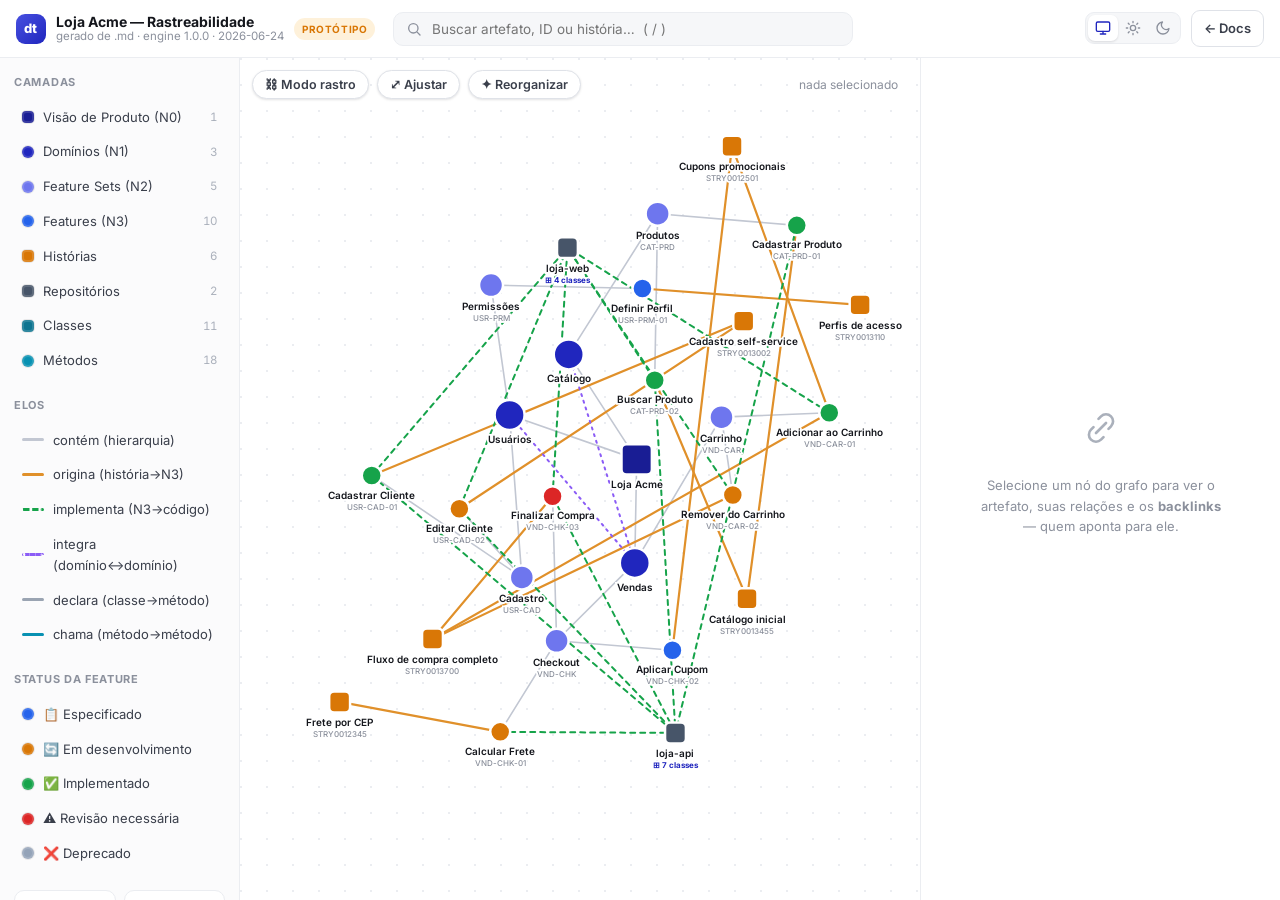
<file: docs/rastreabilidade/index.html>
<!doctype html>
<html lang="pt-BR" data-theme="light">
  <head>
    <meta charset="utf-8" />
    <meta name="viewport" content="width=device-width, initial-scale=1" />
    <meta name="theme-color" content="#2026be" />
    <title>Rastreabilidade — protótipo</title>
    <meta
      name="description"
      content="Protótipo: grafo de rastreabilidade e backlinks ao estilo Confluence, gerado a partir dos artefatos .md do docqui."
    />
    <link rel="icon" type="image/svg+xml" href="../assets/img/favicon.svg" />

    <link rel="preconnect" href="https://fonts.googleapis.com" />
    <link rel="preconnect" href="https://fonts.gstatic.com" crossorigin />
    <link
      href="https://fonts.googleapis.com/css2?family=Inter:wght@400;500;600;700;800&family=JetBrains+Mono:wght@400;500&display=swap"
      rel="stylesheet"
    />
    <link rel="stylesheet" href="styles.css" />

    <script>
      (function () {
        try {
          var t = localStorage.getItem("doku-theme") || "system";
          var dark =
            t === "dark" ||
            (t === "system" &&
              window.matchMedia("(prefers-color-scheme: dark)").matches);
          document.documentElement.setAttribute("data-theme", dark ? "dark" : "light");
        } catch (e) {}
      })();
    </script>
  </head>
  <body>
    <div class="app">
      <!-- ===== Topbar ===== -->
      <header class="topbar">
        <div class="topbar__brand">
          <span class="brand-badge">dt</span>
          <div class="brand-text">
            <strong id="sysName">Rastreabilidade</strong>
            <span id="sysSub" class="brand-sub">protótipo</span>
          </div>
          <span class="pill pill--proto">PROTÓTIPO</span>
        </div>

        <div class="topbar__search">
          <svg viewBox="0 0 24 24" fill="none" stroke="currentColor" stroke-width="2" stroke-linecap="round"><circle cx="11" cy="11" r="7" /><path d="m21 21-4.3-4.3" /></svg>
          <input id="search" type="search" placeholder="Buscar artefato, ID ou história…  ( / )" autocomplete="off" />
        </div>

        <div class="topbar__actions">
          <div class="theme-switch" role="group" aria-label="Tema">
            <button data-theme-set="system" title="Sistema">
              <svg viewBox="0 0 24 24" fill="none" stroke="currentColor" stroke-width="2" stroke-linecap="round" stroke-linejoin="round"><rect x="2" y="3" width="20" height="14" rx="2"/><path d="M8 21h8M12 17v4"/></svg>
            </button>
            <button data-theme-set="light" title="Claro">
              <svg viewBox="0 0 24 24" fill="none" stroke="currentColor" stroke-width="2" stroke-linecap="round" stroke-linejoin="round"><circle cx="12" cy="12" r="4"/><path d="M12 2v2M12 20v2M4.9 4.9l1.4 1.4M17.7 17.7l1.4 1.4M2 12h2M20 12h2M4.9 19.1l1.4-1.4M17.7 6.3l1.4-1.4"/></svg>
            </button>
            <button data-theme-set="dark" title="Escuro">
              <svg viewBox="0 0 24 24" fill="none" stroke="currentColor" stroke-width="2" stroke-linecap="round" stroke-linejoin="round"><path d="M21 12.8A9 9 0 1 1 11.2 3a7 7 0 0 0 9.8 9.8Z"/></svg>
            </button>
          </div>
          <a class="btn btn--ghost" href="../index.html" title="Voltar à documentação">← Docs</a>
        </div>
      </header>

      <div class="layout">
        <!-- ===== Filtros / legenda ===== -->
        <aside class="rail">
          <div class="rail__group">
            <div class="rail__title">Camadas</div>
            <ul class="legend" id="layerFilters"></ul>
          </div>

          <div class="rail__group">
            <div class="rail__title">Elos</div>
            <ul class="legend legend--edges" id="edgeLegend"></ul>
          </div>

          <div class="rail__group">
            <div class="rail__title">Status da feature</div>
            <ul class="legend legend--status" id="statusLegend"></ul>
          </div>

          <div class="rail__group rail__stats" id="stats"></div>

          <div class="rail__hint">
            Clique num nó para ver <b>vizinhos</b> e <b>backlinks</b>.<br />
            Duplo-clique numa <b>história</b> para rastrear toda a cadeia até o código.<br />
            Arraste o fundo para mover · roda para zoom.
          </div>
        </aside>

        <!-- ===== Grafo ===== -->
        <main class="canvas">
          <div class="canvas__toolbar">
            <button id="btnTrace" class="chip" title="Realça a cadeia história → spec → código do nó selecionado">⛓ Modo rastro</button>
            <button id="btnReset" class="chip" title="Reenquadrar o grafo">⤢ Ajustar</button>
            <button id="btnReheat" class="chip" title="Reorganizar o layout">✦ Reorganizar</button>
            <span class="canvas__cap" id="selectionCap">nada selecionado</span>
          </div>
          <svg id="graph" aria-label="Grafo de rastreabilidade"></svg>
        </main>

        <!-- ===== Painel de detalhe (estilo Confluence: page + relations) ===== -->
        <aside class="detail" id="detail">
          <div class="detail__empty" id="detailEmpty">
            <svg viewBox="0 0 24 24" fill="none" stroke="currentColor" stroke-width="1.6" stroke-linecap="round" stroke-linejoin="round"><path d="M9 15 15 9"/><path d="M10.5 6.5 12 5a4 4 0 0 1 6 6l-1.5 1.5"/><path d="M13.5 17.5 12 19a4 4 0 0 1-6-6l1.5-1.5"/></svg>
            <p>Selecione um nó do grafo para ver o artefato, suas relações e os <b>backlinks</b> — quem aponta para ele.</p>
          </div>
          <div class="detail__body" id="detailBody" hidden></div>
        </aside>
      </div>
    </div>

    <script src="data.js"></script>
    <script src="graph.js"></script>
  </body>
</html>
</file>
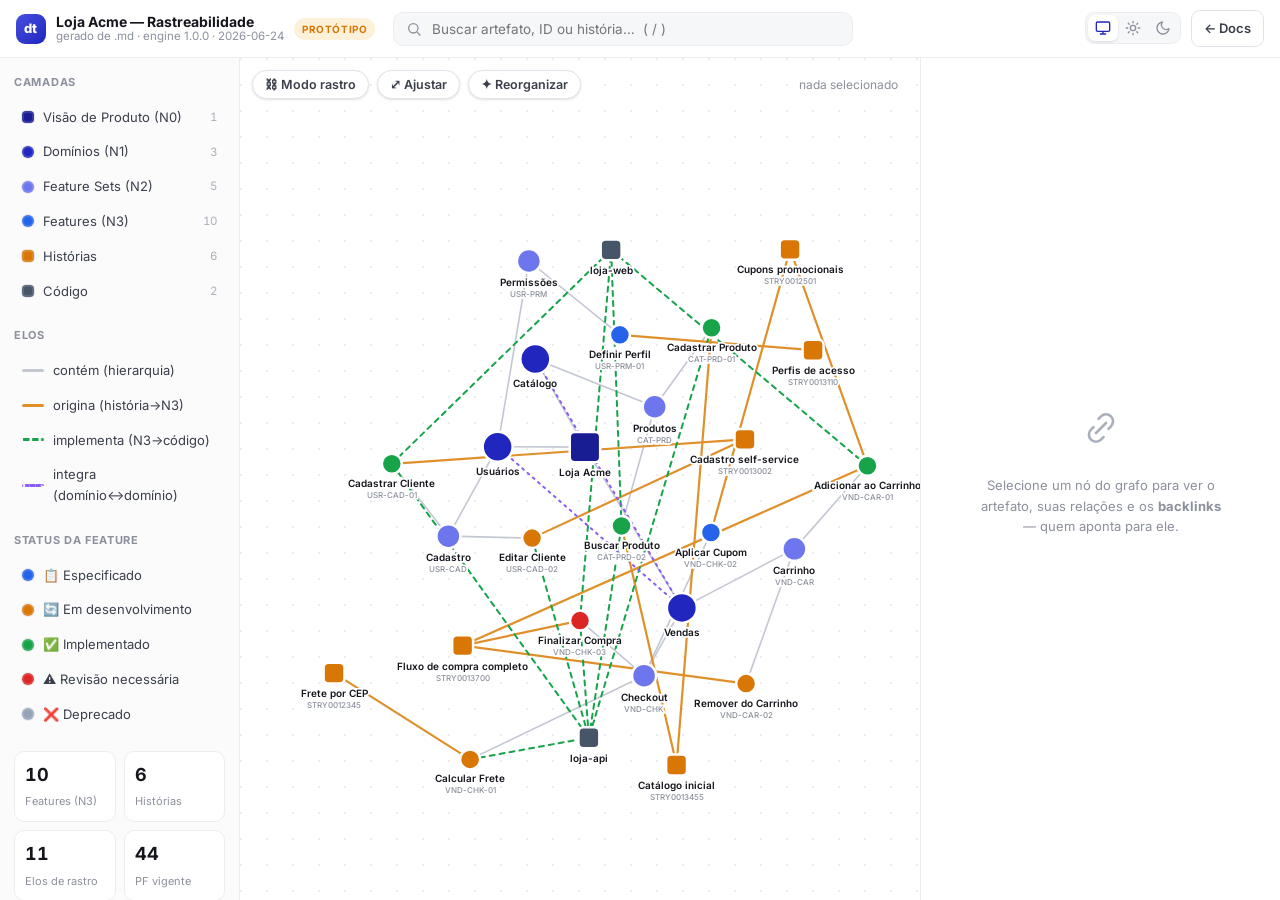
<file: prototype/traceability/index.html>
<!doctype html>
<html lang="pt-BR" data-theme="light">
  <head>
    <meta charset="utf-8" />
    <meta name="viewport" content="width=device-width, initial-scale=1" />
    <meta name="theme-color" content="#2026be" />
    <title>Rastreabilidade — protótipo</title>
    <meta
      name="description"
      content="Protótipo: grafo de rastreabilidade e backlinks ao estilo Confluence, gerado a partir dos artefatos .md do doc-template."
    />
    <link rel="icon" type="image/svg+xml" href="../../docs/assets/img/favicon.svg" />

    <link rel="preconnect" href="https://fonts.googleapis.com" />
    <link rel="preconnect" href="https://fonts.gstatic.com" crossorigin />
    <link
      href="https://fonts.googleapis.com/css2?family=Inter:wght@400;500;600;700;800&family=JetBrains+Mono:wght@400;500&display=swap"
      rel="stylesheet"
    />
    <link rel="stylesheet" href="styles.css" />

    <script>
      (function () {
        try {
          var t = localStorage.getItem("doku-theme") || "system";
          var dark =
            t === "dark" ||
            (t === "system" &&
              window.matchMedia("(prefers-color-scheme: dark)").matches);
          document.documentElement.setAttribute("data-theme", dark ? "dark" : "light");
        } catch (e) {}
      })();
    </script>
  </head>
  <body>
    <div class="app">
      <!-- ===== Topbar ===== -->
      <header class="topbar">
        <div class="topbar__brand">
          <span class="brand-badge">dt</span>
          <div class="brand-text">
            <strong id="sysName">Rastreabilidade</strong>
            <span id="sysSub" class="brand-sub">protótipo</span>
          </div>
          <span class="pill pill--proto">PROTÓTIPO</span>
        </div>

        <div class="topbar__search">
          <svg viewBox="0 0 24 24" fill="none" stroke="currentColor" stroke-width="2" stroke-linecap="round"><circle cx="11" cy="11" r="7" /><path d="m21 21-4.3-4.3" /></svg>
          <input id="search" type="search" placeholder="Buscar artefato, ID ou história…  ( / )" autocomplete="off" />
        </div>

        <div class="topbar__actions">
          <div class="theme-switch" role="group" aria-label="Tema">
            <button data-theme-set="system" title="Sistema">
              <svg viewBox="0 0 24 24" fill="none" stroke="currentColor" stroke-width="2" stroke-linecap="round" stroke-linejoin="round"><rect x="2" y="3" width="20" height="14" rx="2"/><path d="M8 21h8M12 17v4"/></svg>
            </button>
            <button data-theme-set="light" title="Claro">
              <svg viewBox="0 0 24 24" fill="none" stroke="currentColor" stroke-width="2" stroke-linecap="round" stroke-linejoin="round"><circle cx="12" cy="12" r="4"/><path d="M12 2v2M12 20v2M4.9 4.9l1.4 1.4M17.7 17.7l1.4 1.4M2 12h2M20 12h2M4.9 19.1l1.4-1.4M17.7 6.3l1.4-1.4"/></svg>
            </button>
            <button data-theme-set="dark" title="Escuro">
              <svg viewBox="0 0 24 24" fill="none" stroke="currentColor" stroke-width="2" stroke-linecap="round" stroke-linejoin="round"><path d="M21 12.8A9 9 0 1 1 11.2 3a7 7 0 0 0 9.8 9.8Z"/></svg>
            </button>
          </div>
          <a class="btn btn--ghost" href="../../docs/index.html" title="Voltar à documentação">← Docs</a>
        </div>
      </header>

      <div class="layout">
        <!-- ===== Filtros / legenda ===== -->
        <aside class="rail">
          <div class="rail__group">
            <div class="rail__title">Camadas</div>
            <ul class="legend" id="layerFilters"></ul>
          </div>

          <div class="rail__group">
            <div class="rail__title">Elos</div>
            <ul class="legend legend--edges" id="edgeLegend"></ul>
          </div>

          <div class="rail__group">
            <div class="rail__title">Status da feature</div>
            <ul class="legend legend--status" id="statusLegend"></ul>
          </div>

          <div class="rail__group rail__stats" id="stats"></div>

          <div class="rail__hint">
            Clique num nó para ver <b>vizinhos</b> e <b>backlinks</b>.<br />
            Duplo-clique numa <b>história</b> para rastrear toda a cadeia até o código.<br />
            Arraste o fundo para mover · roda para zoom.
          </div>
        </aside>

        <!-- ===== Grafo ===== -->
        <main class="canvas">
          <div class="canvas__toolbar">
            <button id="btnTrace" class="chip" title="Realça a cadeia história → spec → código do nó selecionado">⛓ Modo rastro</button>
            <button id="btnReset" class="chip" title="Reenquadrar o grafo">⤢ Ajustar</button>
            <button id="btnReheat" class="chip" title="Reorganizar o layout">✦ Reorganizar</button>
            <span class="canvas__cap" id="selectionCap">nada selecionado</span>
          </div>
          <svg id="graph" aria-label="Grafo de rastreabilidade"></svg>
        </main>

        <!-- ===== Painel de detalhe (estilo Confluence: page + relations) ===== -->
        <aside class="detail" id="detail">
          <div class="detail__empty" id="detailEmpty">
            <svg viewBox="0 0 24 24" fill="none" stroke="currentColor" stroke-width="1.6" stroke-linecap="round" stroke-linejoin="round"><path d="M9 15 15 9"/><path d="M10.5 6.5 12 5a4 4 0 0 1 6 6l-1.5 1.5"/><path d="M13.5 17.5 12 19a4 4 0 0 1-6-6l1.5-1.5"/></svg>
            <p>Selecione um nó do grafo para ver o artefato, suas relações e os <b>backlinks</b> — quem aponta para ele.</p>
          </div>
          <div class="detail__body" id="detailBody" hidden></div>
        </aside>
      </div>
    </div>

    <script src="data.js"></script>
    <script src="graph.js"></script>
  </body>
</html>
</file>
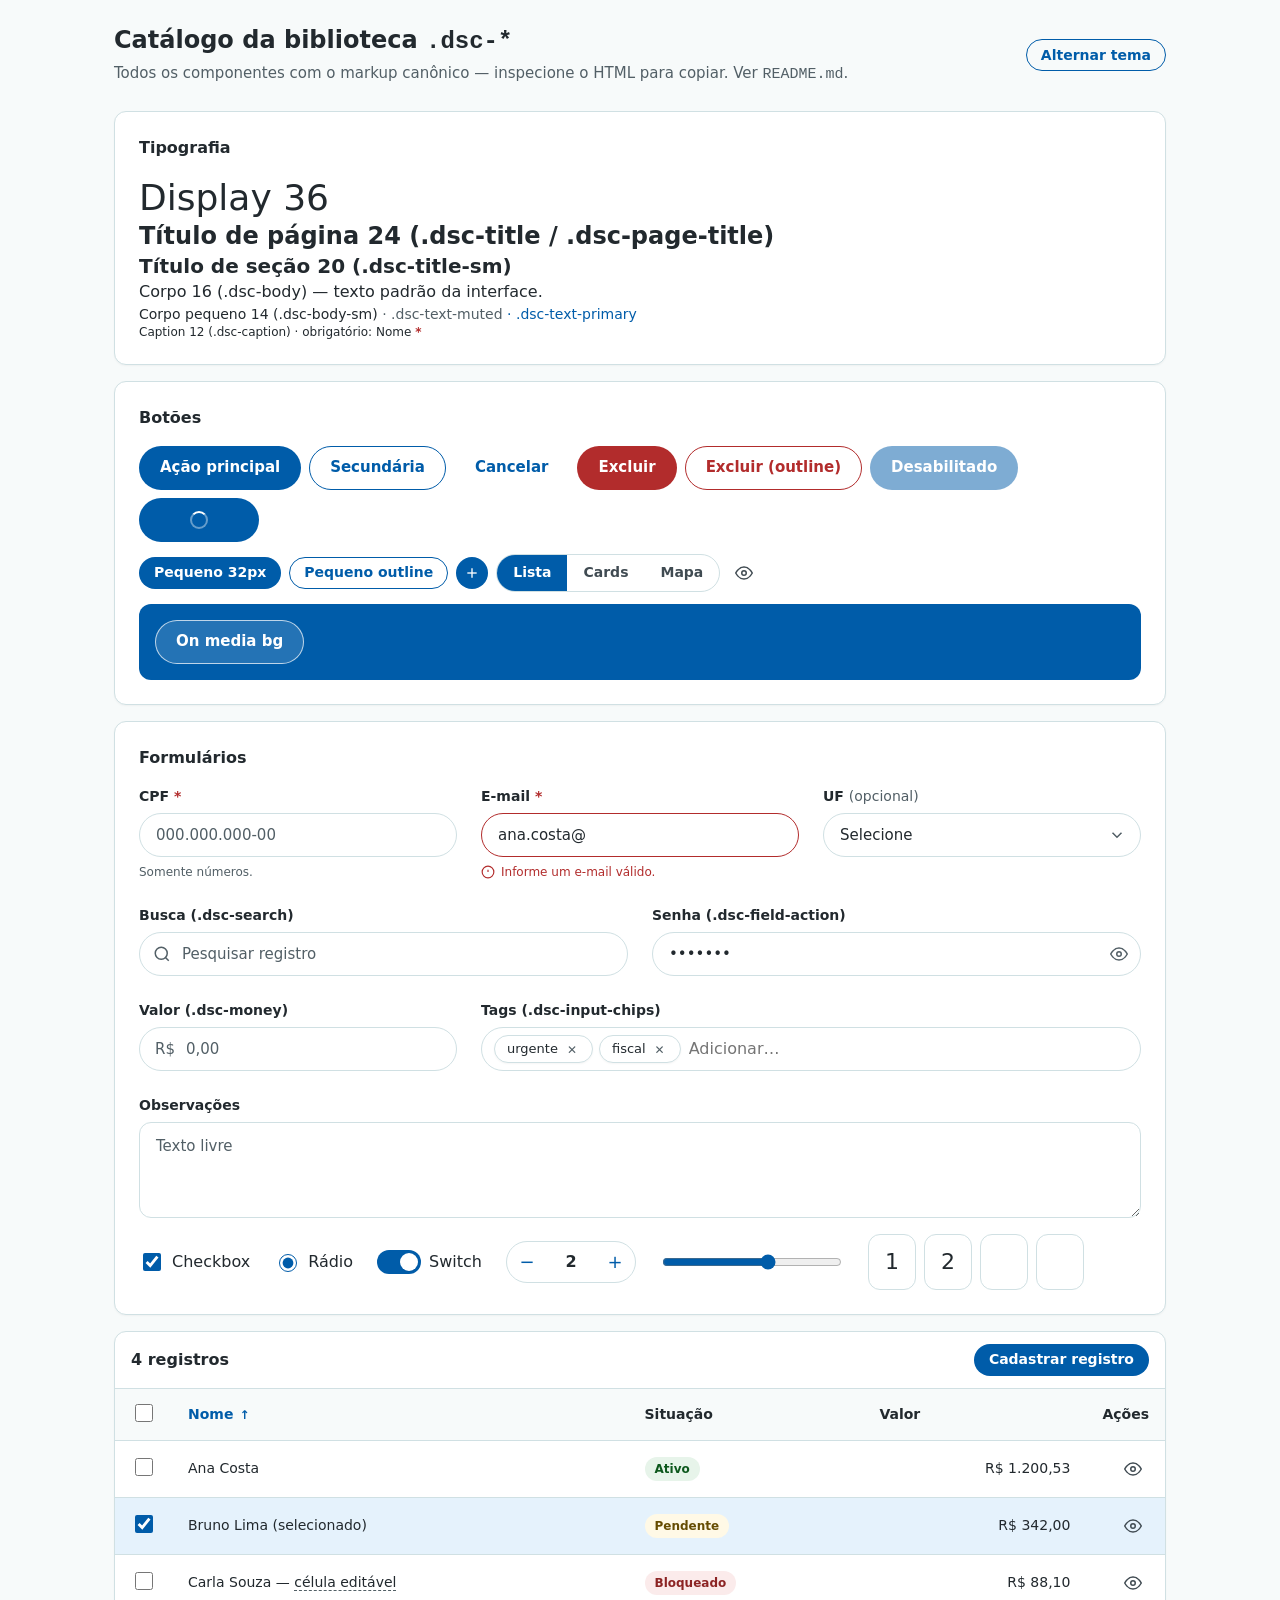
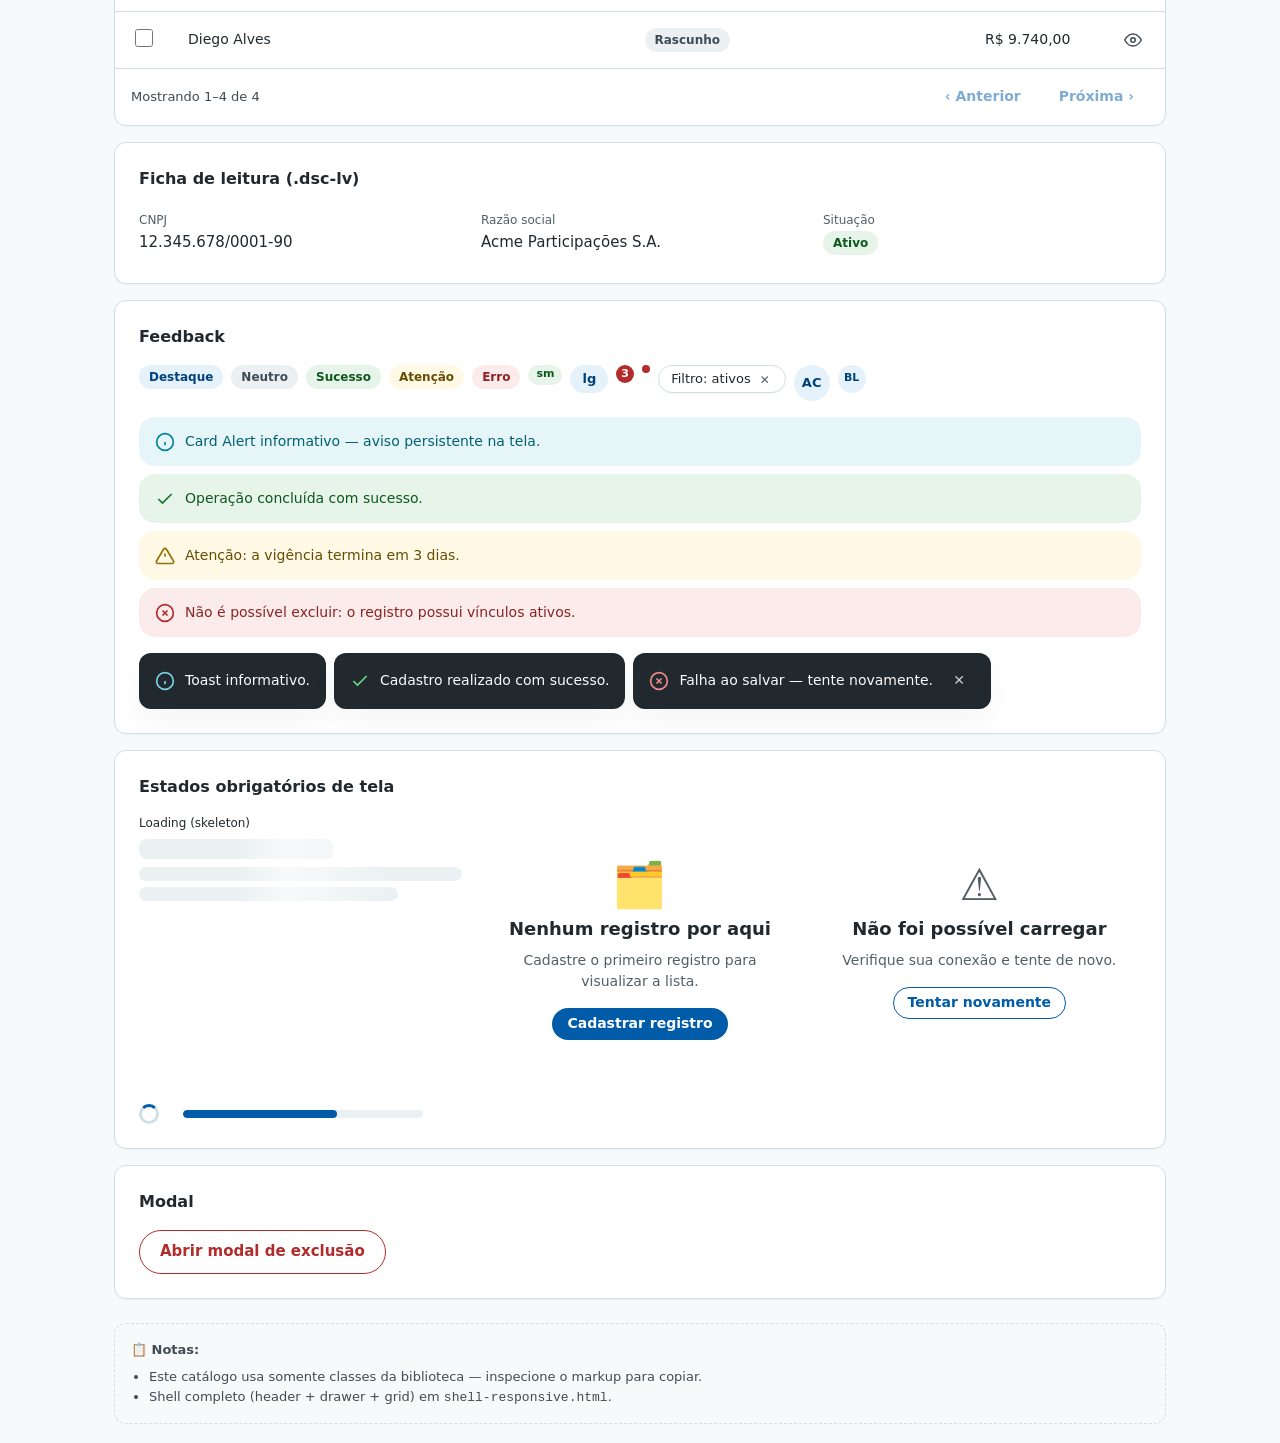
<file: engine/templates/prototypes/_biblioteca-ds/index.html>
<!DOCTYPE html>
<html lang="pt-BR">
<head>
  <meta charset="UTF-8">
  <meta name="viewport" content="width=device-width, initial-scale=1.0">
  <title>Catálogo — _biblioteca-ds (CAIXA DS)</title>
  <link rel="stylesheet" href="ds.css">
</head>
<body>

  <main class="dsc-component-only">

    <div class="dsc-flex dsc-justify-between dsc-items-center" style="margin-bottom:24px">
      <div>
        <h1 class="dsc-page-title">Catálogo da biblioteca <code>.dsc-*</code></h1>
        <p class="dsc-page-subtitle">Todos os componentes com o markup canônico — inspecione o HTML para copiar. Ver <code>README.md</code>.</p>
      </div>
      <button class="dsc-btn dsc-btn--outline dsc-btn--sm" onclick="document.documentElement.classList.toggle('app-dark')">Alternar tema</button>
    </div>

    <!-- ================= Tipografia ================= -->
    <div class="dsc-card">
      <h2 class="dsc-card-title">Tipografia</h2>
      <p class="dsc-display">Display 36</p>
      <p class="dsc-title">Título de página 24 (.dsc-title / .dsc-page-title)</p>
      <p class="dsc-title-sm">Título de seção 20 (.dsc-title-sm)</p>
      <p class="dsc-body">Corpo 16 (.dsc-body) — texto padrão da interface.</p>
      <p class="dsc-body-sm">Corpo pequeno 14 (.dsc-body-sm) <span class="dsc-text-muted">· .dsc-text-muted</span> <span class="dsc-text-primary">· .dsc-text-primary</span></p>
      <p class="dsc-caption">Caption 12 (.dsc-caption) · obrigatório: Nome <span class="dsc-req">*</span></p>
    </div>

    <!-- ================= Botões ================= -->
    <div class="dsc-card">
      <h2 class="dsc-card-title">Botões</h2>
      <div class="dsc-flex dsc-gap-1 dsc-items-center" style="flex-wrap:wrap">
        <button class="dsc-btn">Ação principal</button>
        <button class="dsc-btn dsc-btn--outline">Secundária</button>
        <button class="dsc-btn dsc-btn--chromeless">Cancelar</button>
        <button class="dsc-btn dsc-btn--danger">Excluir</button>
        <button class="dsc-btn dsc-btn--danger dsc-btn--outline">Excluir (outline)</button>
        <button class="dsc-btn" disabled>Desabilitado</button>
        <button class="dsc-btn is-loading">Salvando</button>
      </div>
      <div class="dsc-flex dsc-gap-1 dsc-items-center" style="flex-wrap:wrap;margin-top:12px">
        <button class="dsc-btn dsc-btn--sm">Pequeno 32px</button>
        <button class="dsc-btn dsc-btn--sm dsc-btn--outline">Pequeno outline</button>
        <button class="dsc-btn dsc-btn--icon dsc-btn--sm" aria-label="Adicionar"><svg viewBox="0 0 24 24" fill="none" stroke="currentColor" stroke-width="2"><line x1="12" y1="5" x2="12" y2="19"/><line x1="5" y1="12" x2="19" y2="12"/></svg></button>
        <span class="dsc-segmented">
          <button class="is-active">Lista</button><button>Cards</button><button>Mapa</button>
        </span>
        <button class="dsc-icon-action" aria-label="Visualizar" title="Visualizar"><svg viewBox="0 0 24 24" fill="none" stroke="currentColor" stroke-width="2"><path d="M1 12s4-8 11-8 11 8 11 8-4 8-11 8-11-8-11-8z"/><circle cx="12" cy="12" r="3"/></svg></button>
      </div>
      <div style="margin-top:12px;padding:16px;background:var(--dsc-primary-90);border-radius:var(--dsc-border-radius-medium)">
        <button class="dsc-btn dsc-btn--on-media">On media bg</button>
      </div>
    </div>

    <!-- ================= Formulários ================= -->
    <div class="dsc-card">
      <h2 class="dsc-card-title">Formulários</h2>
      <div class="dsc-row">
        <div class="dsc-col-4">
          <div class="dsc-field">
            <label class="dsc-field-label" for="cat-cpf">CPF <span class="dsc-req">*</span></label>
            <input class="dsc-input" id="cat-cpf" placeholder="000.000.000-00">
            <span class="dsc-field-hint">Somente números.</span>
          </div>
        </div>
        <div class="dsc-col-4">
          <div class="dsc-field is-invalid">
            <label class="dsc-field-label" for="cat-email">E-mail <span class="dsc-req">*</span></label>
            <input class="dsc-input" id="cat-email" value="ana.costa@">
            <span class="dsc-field-error"><svg viewBox="0 0 24 24" fill="none" stroke="currentColor" stroke-width="2"><circle cx="12" cy="12" r="10"/><line x1="12" y1="8" x2="12" y2="12"/><line x1="12" y1="16" x2="12.01" y2="16"/></svg> Informe um e-mail válido.</span>
          </div>
        </div>
        <div class="dsc-col-4">
          <div class="dsc-field">
            <label class="dsc-field-label" for="cat-uf">UF <span class="dsc-text-muted" style="font-weight:400">(opcional)</span></label>
            <select class="dsc-select" id="cat-uf"><option>Selecione</option><option>DF</option><option>SP</option></select>
          </div>
        </div>
        <div class="dsc-col-6">
          <div class="dsc-field">
            <label class="dsc-field-label" for="cat-busca">Busca (.dsc-search)</label>
            <span class="dsc-search"><svg viewBox="0 0 24 24" fill="none" stroke="currentColor" stroke-width="2"><circle cx="11" cy="11" r="8"/><line x1="21" y1="21" x2="16.65" y2="16.65"/></svg><input class="dsc-input" id="cat-busca" placeholder="Pesquisar registro"></span>
          </div>
        </div>
        <div class="dsc-col-6">
          <div class="dsc-field">
            <label class="dsc-field-label" for="cat-senha">Senha (.dsc-field-action)</label>
            <span class="dsc-field-action"><input class="dsc-input" id="cat-senha" type="password" value="segredo"><button aria-label="Mostrar senha"><svg viewBox="0 0 24 24" fill="none" stroke="currentColor" stroke-width="2" width="18" height="18"><path d="M1 12s4-8 11-8 11 8 11 8-4 8-11 8-11-8-11-8z"/><circle cx="12" cy="12" r="3"/></svg></button></span>
          </div>
        </div>
        <div class="dsc-col-4">
          <div class="dsc-field">
            <label class="dsc-field-label" for="cat-valor">Valor (.dsc-money)</label>
            <span class="dsc-money"><input class="dsc-input" id="cat-valor" placeholder="0,00"></span>
          </div>
        </div>
        <div class="dsc-col-8">
          <div class="dsc-field">
            <label class="dsc-field-label">Tags (.dsc-input-chips)</label>
            <span class="dsc-input-chips"><span class="dsc-chip">urgente <button aria-label="Remover">✕</button></span><span class="dsc-chip">fiscal <button aria-label="Remover">✕</button></span><input placeholder="Adicionar…"></span>
          </div>
        </div>
        <div class="dsc-col-12">
          <div class="dsc-field">
            <label class="dsc-field-label" for="cat-obs">Observações</label>
            <textarea class="dsc-textarea" id="cat-obs" placeholder="Texto livre"></textarea>
          </div>
        </div>
      </div>
      <div class="dsc-flex dsc-gap-3 dsc-items-center" style="margin-top:16px;flex-wrap:wrap">
        <label class="dsc-flex dsc-items-center dsc-gap-1"><input type="checkbox" class="dsc-check" checked> Checkbox</label>
        <label class="dsc-flex dsc-items-center dsc-gap-1"><input type="radio" class="dsc-radio" name="cat-r" checked> Rádio</label>
        <span class="dsc-flex dsc-items-center dsc-gap-1"><span class="dsc-switch is-on" onclick="this.classList.toggle('is-on')"></span> Switch</span>
        <span class="dsc-stepper"><button>−</button><span>2</span><button>+</button></span>
        <input type="range" class="dsc-slider" style="max-width:180px" value="60">
        <span class="dsc-pin"><input maxlength="1" value="1"><input maxlength="1" value="2"><input maxlength="1"><input maxlength="1"></span>
      </div>
    </div>

    <!-- ================= Tabela ================= -->
    <div class="dsc-card" style="padding:0;overflow:hidden">
      <div class="dsc-table-toolbar">
        <span class="dsc-text-muted"><strong style="color:var(--text-color)">4 registros</strong></span>
        <button class="dsc-btn dsc-btn--sm">Cadastrar registro</button>
      </div>
      <table class="dsc-table">
        <thead>
          <tr>
            <th class="dsc-col-check"><input type="checkbox" class="dsc-check" aria-label="Selecionar todos"></th>
            <th class="dsc-sortable is-sorted">Nome</th>
            <th>Situação</th>
            <th class="dsc-num">Valor</th>
            <th class="dsc-col-actions">Ações</th>
          </tr>
        </thead>
        <tbody>
          <tr>
            <td class="dsc-col-check"><input type="checkbox" class="dsc-check" aria-label="Selecionar"></td>
            <td>Ana Costa</td><td><span class="dsc-tag dsc-tag--success">Ativo</span></td><td class="dsc-num">R$ 1.200,53</td>
            <td class="dsc-col-actions"><button class="dsc-icon-action" aria-label="Visualizar Ana Costa" title="Visualizar"><svg viewBox="0 0 24 24" fill="none" stroke="currentColor" stroke-width="2"><path d="M1 12s4-8 11-8 11 8 11 8-4 8-11 8-11-8-11-8z"/><circle cx="12" cy="12" r="3"/></svg></button></td>
          </tr>
          <tr class="is-selected">
            <td class="dsc-col-check"><input type="checkbox" class="dsc-check" checked aria-label="Selecionar"></td>
            <td>Bruno Lima (selecionado)</td><td><span class="dsc-tag dsc-tag--warning">Pendente</span></td><td class="dsc-num">R$ 342,00</td>
            <td class="dsc-col-actions"><button class="dsc-icon-action" aria-label="Visualizar Bruno Lima" title="Visualizar"><svg viewBox="0 0 24 24" fill="none" stroke="currentColor" stroke-width="2"><path d="M1 12s4-8 11-8 11 8 11 8-4 8-11 8-11-8-11-8z"/><circle cx="12" cy="12" r="3"/></svg></button></td>
          </tr>
          <tr>
            <td class="dsc-col-check"><input type="checkbox" class="dsc-check" aria-label="Selecionar"></td>
            <td>Carla Souza — <span class="dsc-cell-editable">célula editável</span></td><td><span class="dsc-tag dsc-tag--danger">Bloqueado</span></td><td class="dsc-num">R$ 88,10</td>
            <td class="dsc-col-actions"><button class="dsc-icon-action" aria-label="Visualizar Carla Souza" title="Visualizar"><svg viewBox="0 0 24 24" fill="none" stroke="currentColor" stroke-width="2"><path d="M1 12s4-8 11-8 11 8 11 8-4 8-11 8-11-8-11-8z"/><circle cx="12" cy="12" r="3"/></svg></button></td>
          </tr>
          <tr>
            <td class="dsc-col-check"><input type="checkbox" class="dsc-check" aria-label="Selecionar"></td>
            <td>Diego Alves</td><td><span class="dsc-tag dsc-tag--neutral">Rascunho</span></td><td class="dsc-num">R$ 9.740,00</td>
            <td class="dsc-col-actions"><button class="dsc-icon-action" aria-label="Visualizar Diego Alves" title="Visualizar"><svg viewBox="0 0 24 24" fill="none" stroke="currentColor" stroke-width="2"><path d="M1 12s4-8 11-8 11 8 11 8-4 8-11 8-11-8-11-8z"/><circle cx="12" cy="12" r="3"/></svg></button></td>
          </tr>
        </tbody>
      </table>
      <div class="dsc-table-footer"><span>Mostrando 1–4 de 4</span><span class="dsc-flex dsc-gap-1"><button class="dsc-btn dsc-btn--sm dsc-btn--chromeless" disabled>‹ Anterior</button><button class="dsc-btn dsc-btn--sm dsc-btn--chromeless" disabled>Próxima ›</button></span></div>
    </div>

    <!-- ================= Ficha label-valor ================= -->
    <div class="dsc-card">
      <h2 class="dsc-card-title">Ficha de leitura (.dsc-lv)</h2>
      <div class="dsc-row">
        <div class="dsc-col-4"><div class="dsc-lv"><span class="dsc-lv-label">CNPJ</span><span class="dsc-lv-value">12.345.678/0001-90</span></div></div>
        <div class="dsc-col-4"><div class="dsc-lv"><span class="dsc-lv-label">Razão social</span><span class="dsc-lv-value">Acme Participações S.A.</span></div></div>
        <div class="dsc-col-4"><div class="dsc-lv"><span class="dsc-lv-label">Situação</span><span class="dsc-lv-value"><span class="dsc-tag dsc-tag--success">Ativo</span></span></div></div>
      </div>
    </div>

    <!-- ================= Feedback ================= -->
    <div class="dsc-card">
      <h2 class="dsc-card-title">Feedback</h2>
      <div class="dsc-flex dsc-gap-1" style="flex-wrap:wrap;margin-bottom:16px">
        <span class="dsc-tag dsc-tag--highlight">Destaque</span><span class="dsc-tag dsc-tag--neutral">Neutro</span><span class="dsc-tag dsc-tag--success">Sucesso</span><span class="dsc-tag dsc-tag--warning">Atenção</span><span class="dsc-tag dsc-tag--danger">Erro</span><span class="dsc-tag dsc-tag--sm dsc-tag--success">sm</span><span class="dsc-tag dsc-tag--lg dsc-tag--highlight">lg</span>
        <span class="dsc-badge">3</span><span class="dsc-badge dsc-badge--dot" aria-label="Novidades"></span>
        <span class="dsc-chip">Filtro: ativos <button aria-label="Remover filtro">✕</button></span>
        <span class="dsc-avatar">AC</span><span class="dsc-avatar dsc-avatar--sm">BL</span>
      </div>
      <div style="display:grid;gap:8px">
        <div class="dsc-alert" role="status"><svg viewBox="0 0 24 24" fill="none" stroke="currentColor" stroke-width="2"><circle cx="12" cy="12" r="10"/><line x1="12" y1="16" x2="12" y2="12"/><line x1="12" y1="8" x2="12.01" y2="8"/></svg><span>Card Alert informativo — aviso persistente na tela.</span></div>
        <div class="dsc-alert dsc-alert--success" role="status"><svg viewBox="0 0 24 24" fill="none" stroke="currentColor" stroke-width="2"><path d="M20 6 9 17l-5-5"/></svg><span>Operação concluída com sucesso.</span></div>
        <div class="dsc-alert dsc-alert--warning" role="alert"><svg viewBox="0 0 24 24" fill="none" stroke="currentColor" stroke-width="2"><path d="M10.29 3.86 1.82 18a2 2 0 0 0 1.71 3h16.94a2 2 0 0 0 1.71-3L13.71 3.86a2 2 0 0 0-3.42 0z"/><line x1="12" y1="9" x2="12" y2="13"/><line x1="12" y1="17" x2="12.01" y2="17"/></svg><span>Atenção: a vigência termina em 3 dias.</span></div>
        <div class="dsc-alert dsc-alert--danger" role="alert"><svg viewBox="0 0 24 24" fill="none" stroke="currentColor" stroke-width="2"><circle cx="12" cy="12" r="10"/><line x1="15" y1="9" x2="9" y2="15"/><line x1="9" y1="9" x2="15" y2="15"/></svg><span>Não é possível excluir: o registro possui vínculos ativos.</span></div>
      </div>
      <div class="dsc-flex dsc-gap-1" style="flex-wrap:wrap;margin-top:16px">
        <div class="dsc-toast"><svg viewBox="0 0 24 24" fill="none" stroke="currentColor" stroke-width="2"><circle cx="12" cy="12" r="10"/><line x1="12" y1="16" x2="12" y2="12"/><line x1="12" y1="8" x2="12.01" y2="8"/></svg><span>Toast informativo.</span></div>
        <div class="dsc-toast dsc-toast--positive"><svg viewBox="0 0 24 24" fill="none" stroke="currentColor" stroke-width="2"><path d="M20 6 9 17l-5-5"/></svg><span>Cadastro realizado com sucesso.</span></div>
        <div class="dsc-toast dsc-toast--danger"><svg viewBox="0 0 24 24" fill="none" stroke="currentColor" stroke-width="2"><circle cx="12" cy="12" r="10"/><line x1="15" y1="9" x2="9" y2="15"/><line x1="9" y1="9" x2="15" y2="15"/></svg><span>Falha ao salvar — tente novamente.</span><button class="dsc-icon-action" aria-label="Fechar">✕</button></div>
      </div>
    </div>

    <!-- ================= Estados de tela ================= -->
    <div class="dsc-card">
      <h2 class="dsc-card-title">Estados obrigatórios de tela</h2>
      <div class="dsc-grid-3">
        <div>
          <p class="dsc-caption" style="margin-bottom:8px">Loading (skeleton)</p>
          <span class="dsc-skeleton" style="height:20px;width:60%;margin-bottom:8px"></span>
          <span class="dsc-skeleton" style="height:14px;margin-bottom:6px"></span>
          <span class="dsc-skeleton" style="height:14px;width:80%"></span>
        </div>
        <div class="dsc-state">
          <span class="dsc-state-icon">🗂️</span>
          <span class="dsc-state-title">Nenhum registro por aqui</span>
          <span class="dsc-state-text">Cadastre o primeiro registro para visualizar a lista.</span>
          <button class="dsc-btn dsc-btn--sm">Cadastrar registro</button>
        </div>
        <div class="dsc-state">
          <span class="dsc-state-icon">⚠️</span>
          <span class="dsc-state-title">Não foi possível carregar</span>
          <span class="dsc-state-text">Verifique sua conexão e tente de novo.</span>
          <button class="dsc-btn dsc-btn--sm dsc-btn--outline">Tentar novamente</button>
        </div>
      </div>
      <div class="dsc-flex dsc-gap-3 dsc-items-center" style="margin-top:16px">
        <span class="dsc-spinner" role="status" aria-label="Carregando"></span>
        <span class="dsc-progress" style="max-width:240px"><span style="width:64%"></span></span>
      </div>
    </div>

    <!-- ================= Modal ================= -->
    <div class="dsc-card">
      <h2 class="dsc-card-title">Modal</h2>
      <button class="dsc-btn dsc-btn--danger dsc-btn--outline" onclick="document.getElementById('cat-modal').style.display='flex'">Abrir modal de exclusão</button>
      <div id="cat-modal" class="dsc-modal-mask" style="display:none" onclick="if(event.target===this)this.style.display='none'">
        <div class="dsc-modal">
          <div class="dsc-modal-header"><strong>Excluir registro</strong><button class="dsc-modal-close" aria-label="Fechar" onclick="document.getElementById('cat-modal').style.display='none'">✕</button></div>
          <div class="dsc-modal-body"><p>Deseja realmente excluir <strong>Ana Costa</strong> — CPF 000.000.000-00?</p></div>
          <div class="dsc-modal-footer">
            <button class="dsc-btn dsc-btn--chromeless" onclick="document.getElementById('cat-modal').style.display='none'">Cancelar</button>
            <button class="dsc-btn dsc-btn--danger" onclick="document.getElementById('cat-modal').style.display='none'">Excluir</button>
          </div>
        </div>
      </div>
    </div>

    <div class="dsc-proto-notes">
      <strong>📋 Notas:</strong>
      <ul>
        <li>Este catálogo usa somente classes da biblioteca — inspecione o markup para copiar.</li>
        <li>Shell completo (header + drawer + grid) em <code>shell-responsive.html</code>.</li>
      </ul>
    </div>

  </main>
</body>
</html>
</file>
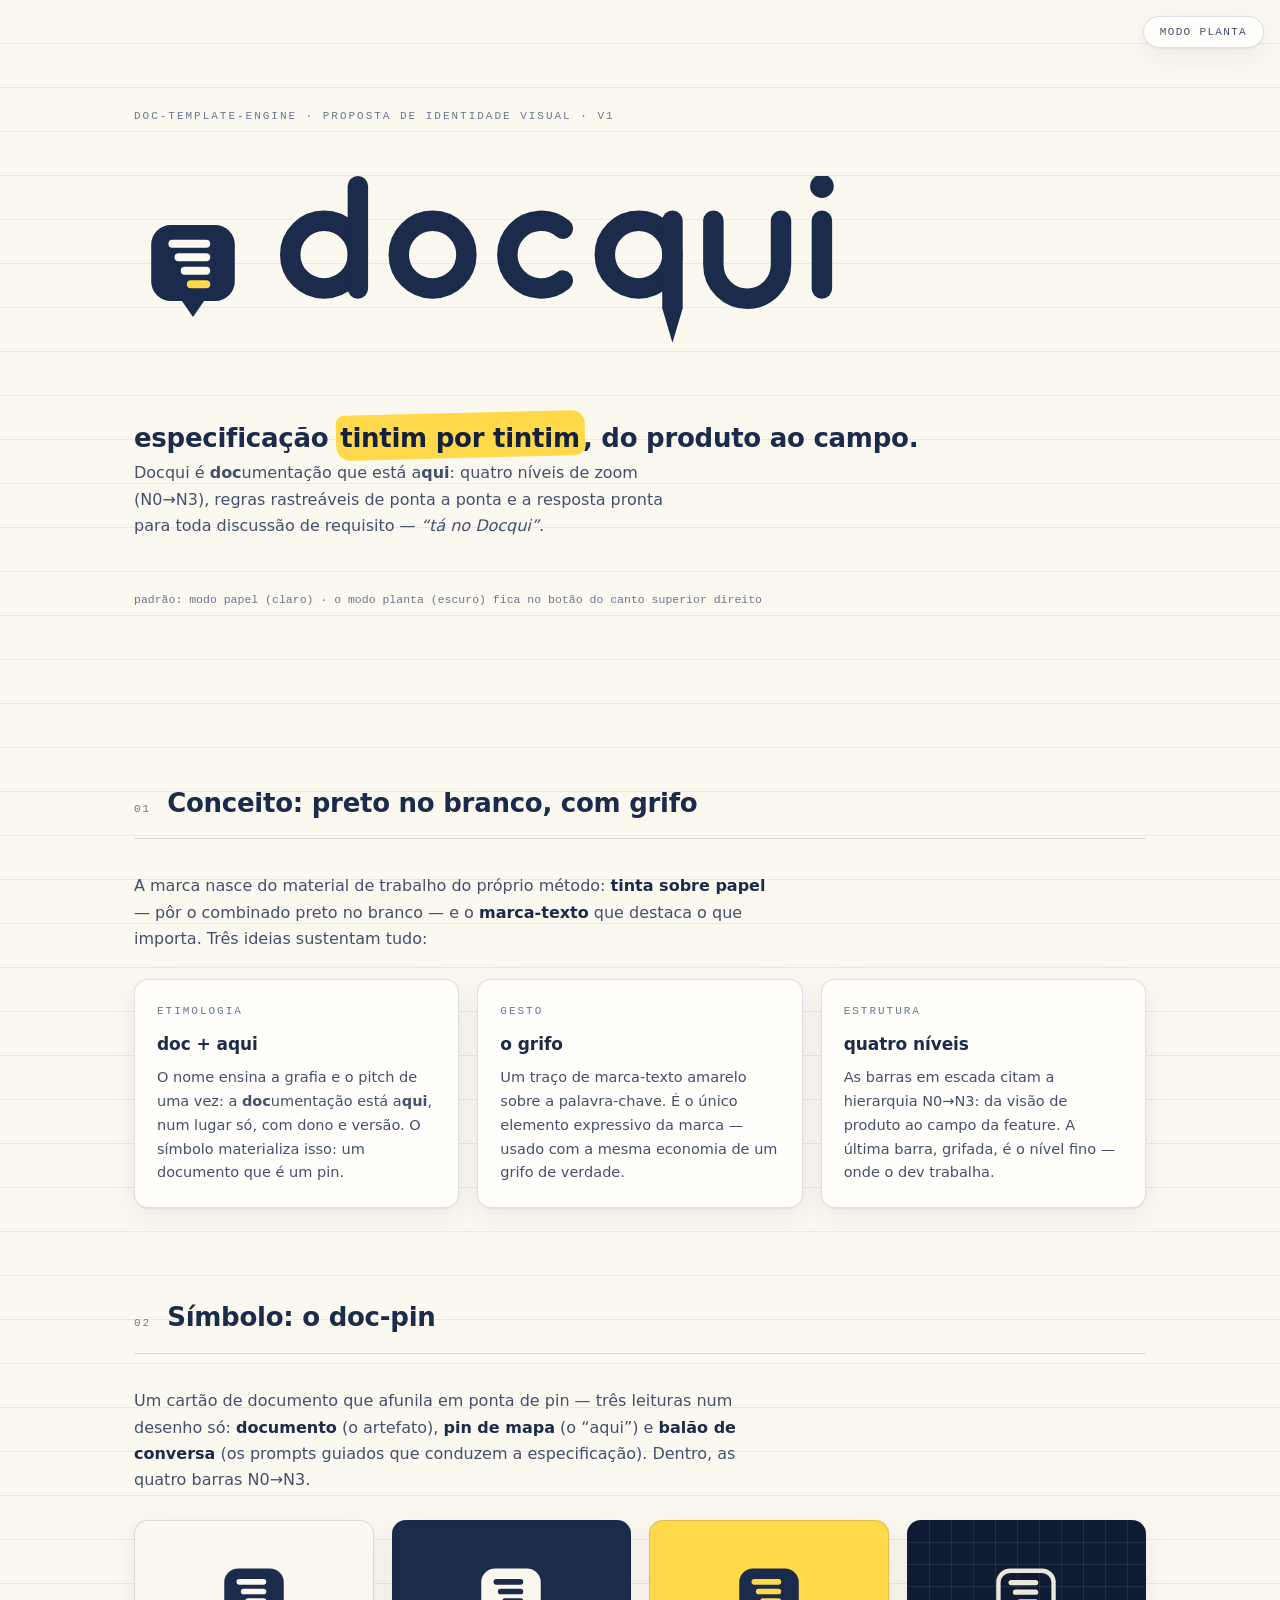
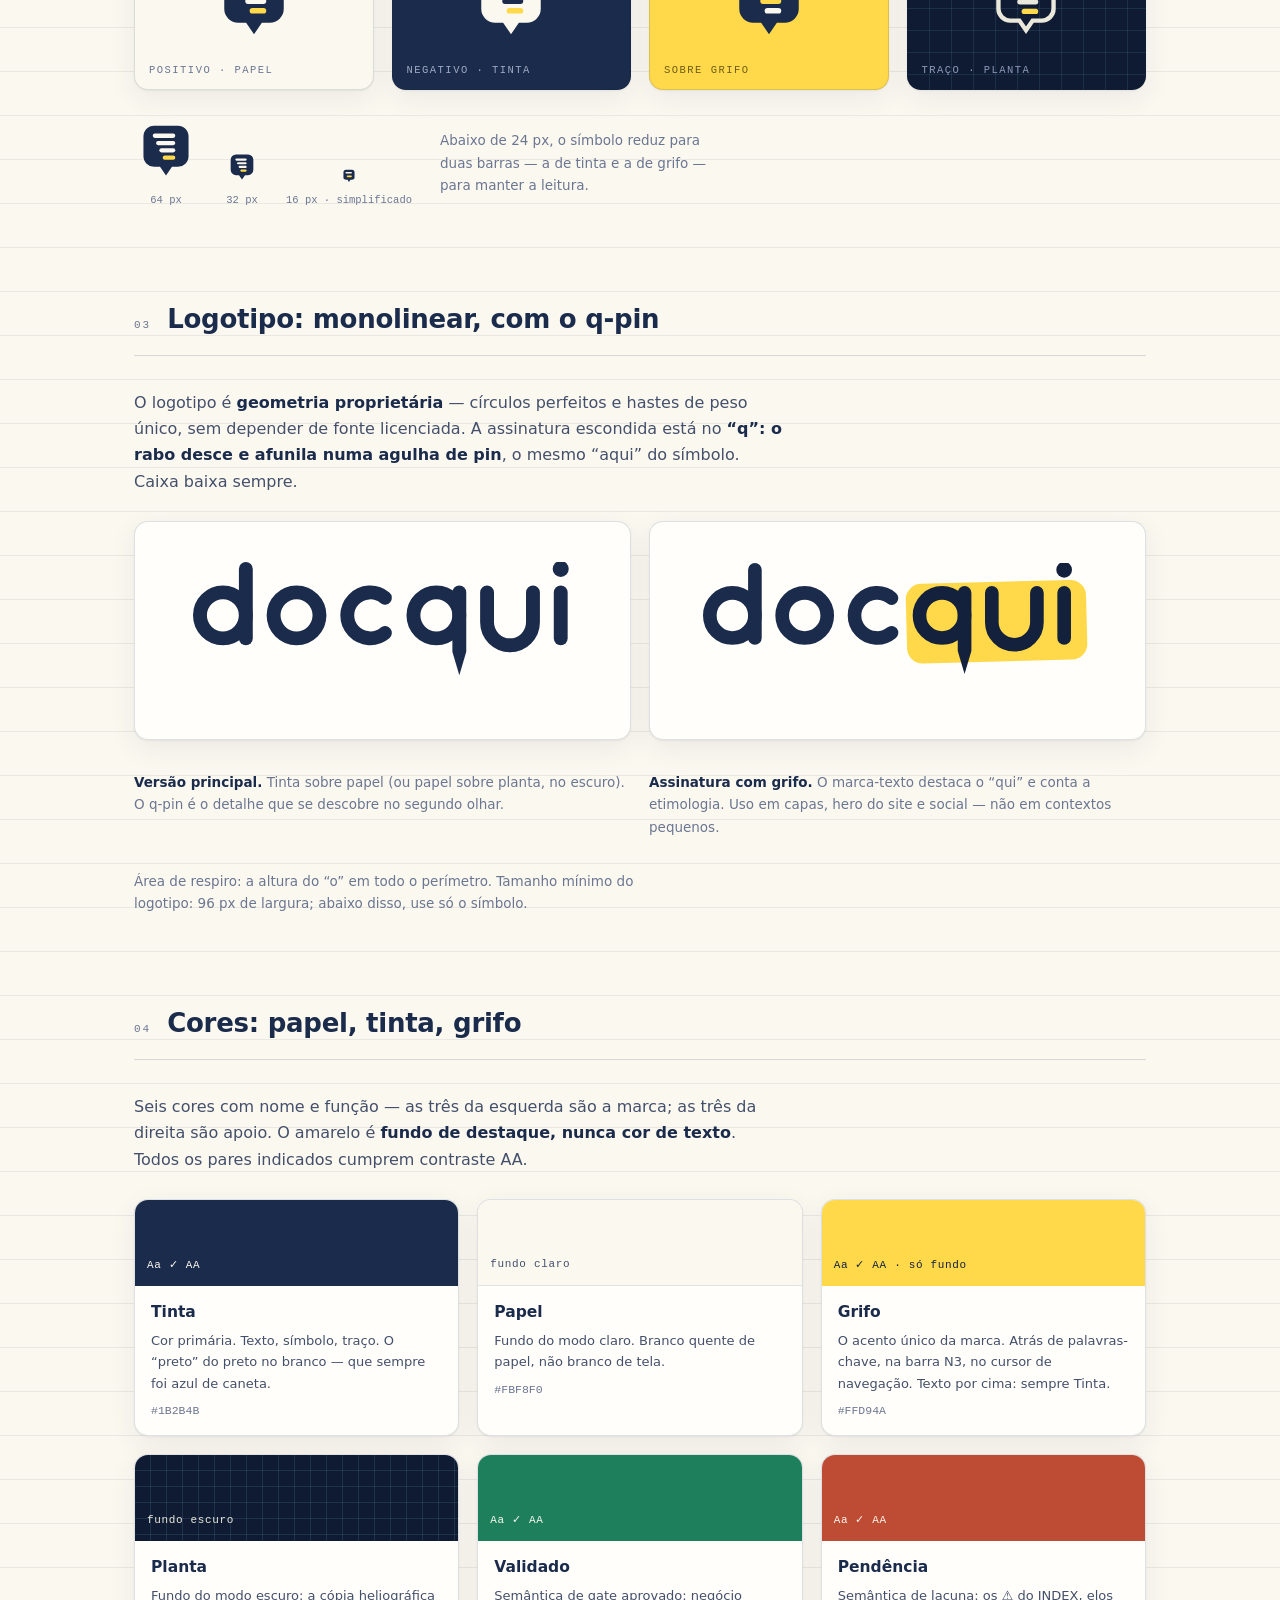
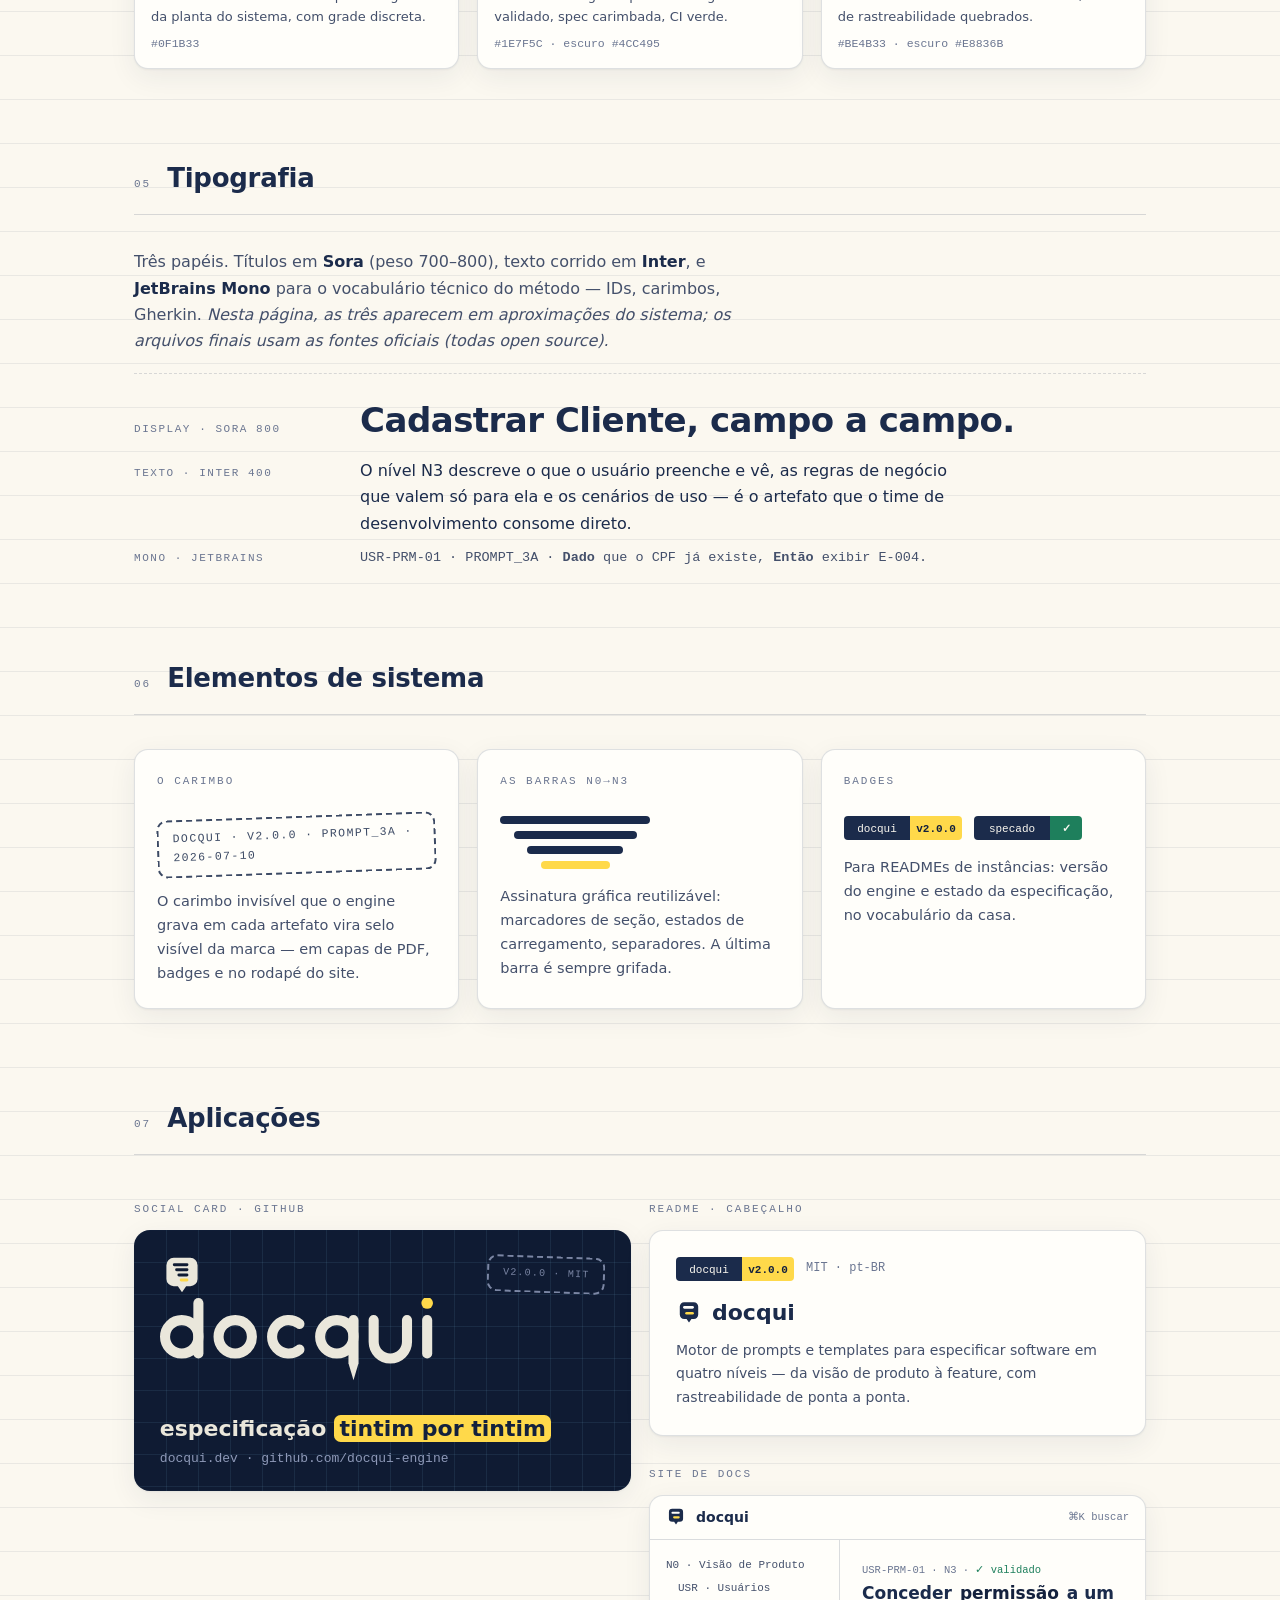
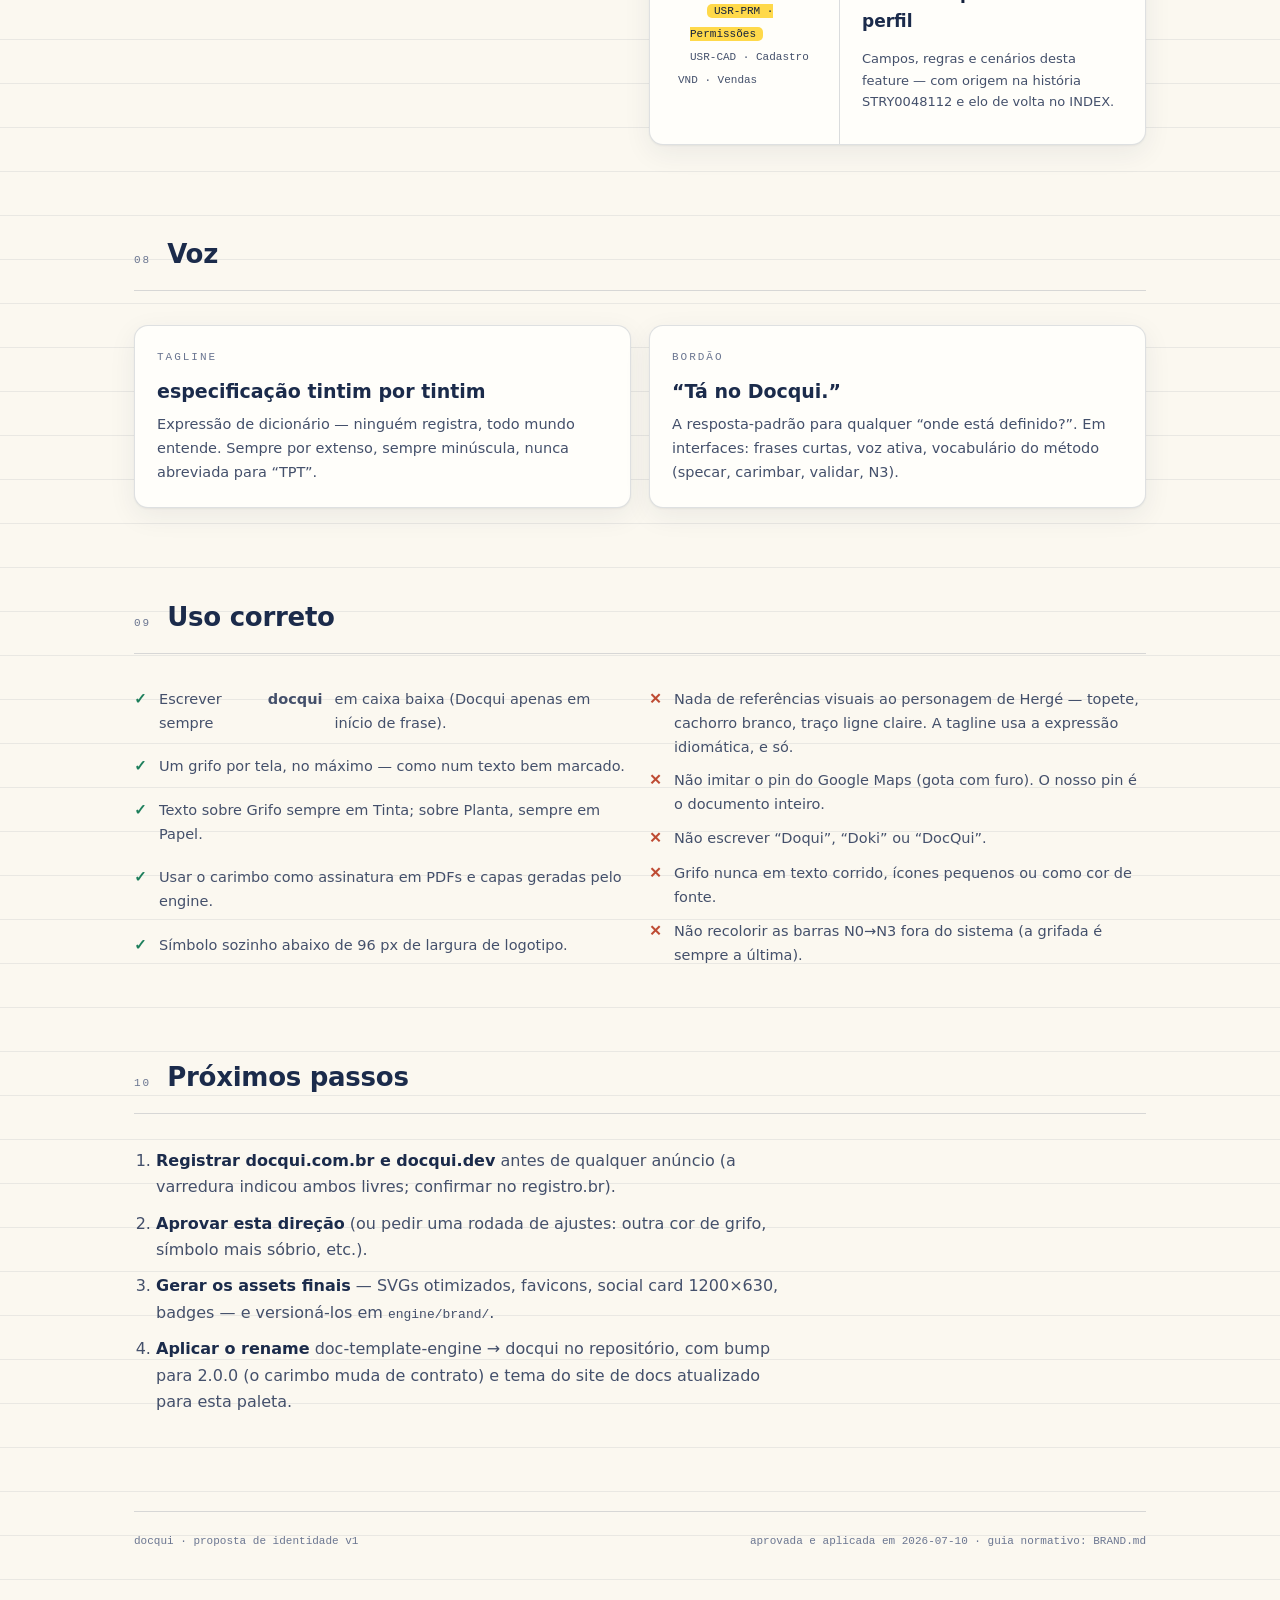
<file: engine/brand/proposta-v1.html>
<!doctype html>
<html lang="pt-BR" data-theme="light">
<head>
<meta charset="utf-8">
<meta name="viewport" content="width=device-width, initial-scale=1">
<title>Docqui — Proposta de Marca (v1)</title>
<meta name="description" content="Proposta de identidade visual do framework docqui — símbolo doc-pin, logotipo, cores, tipografia e aplicações.">
<link rel="icon" type="image/svg+xml" href="data:image/svg+xml,%3Csvg%20xmlns%3D%22http%3A%2F%2Fwww.w3.org%2F2000%2Fsvg%22%20viewBox%3D%220%200%2040%2040%22%3E%3Crect%20width%3D%2240%22%20height%3D%2240%22%20rx%3D%2211%22%20fill%3D%22%23FFD94A%22%2F%3E%3Cg%20transform%3D%22translate%284.4%205%29%20scale%280.325%29%22%3E%3Cpath%20fill%3D%22%231B2B4B%22%20d%3D%22M30%204%20H66%20A16%2016%200%200%201%2082%2020%20V50%20A16%2016%200%200%201%2066%2066%20H57%20L48%2079%20L39%2066%20H30%20A16%2016%200%200%201%2014%2050%20V20%20A16%2016%200%200%201%2030%204%20Z%22%2F%3E%3Crect%20x%3D%2226%22%20y%3D%2218%22%20width%3D%2240%22%20height%3D%2210%22%20rx%3D%225%22%20fill%3D%22%23FFD94A%22%2F%3E%3Crect%20x%3D%2234%22%20y%3D%2240%22%20width%3D%2232%22%20height%3D%2210%22%20rx%3D%225%22%20fill%3D%22%23FBF8F0%22%2F%3E%3C%2Fg%3E%3C%2Fsvg%3E">
<style>
  :root{
    --bg:#FBF8F0;
    --surface:#FFFEFA;
    --ink:#1B2B4B;
    --ink-soft:#44506B;
    --ink-faint:#6B7691;
    --accent:#FFD94A;
    --on-accent:#14213D;
    --rule:rgba(27,43,75,.16);
    --rule-soft:rgba(27,43,75,.08);
    --ok:#1E7F5C;
    --warn:#BE4B33;
    --card-border:rgba(27,43,75,.14);
    --shadow:0 1px 2px rgba(27,43,75,.06),0 8px 28px rgba(27,43,75,.07);
    --grid-img:repeating-linear-gradient(to bottom,transparent 0,transparent 43px,var(--rule-soft) 43px,var(--rule-soft) 44px);
    --mono:ui-monospace,"JetBrains Mono","Cascadia Code",Consolas,"Roboto Mono",monospace;
    --round:ui-rounded,"SF Pro Rounded","Segoe UI",system-ui,-apple-system,sans-serif;
    --body:system-ui,-apple-system,"Segoe UI",Roboto,"Helvetica Neue",sans-serif;
  }
  @media (prefers-color-scheme:dark){
    :root{
      --bg:#0F1B33;
      --surface:#16233F;
      --ink:#EAE7DB;
      --ink-soft:#B9C0D6;
      --ink-faint:#8E99B8;
      --rule:rgba(234,231,219,.18);
      --rule-soft:rgba(126,190,220,.10);
      --card-border:rgba(234,231,219,.16);
      --shadow:0 1px 2px rgba(0,0,0,.25),0 10px 30px rgba(0,0,0,.28);
      --ok:#4CC495;
      --warn:#E8836B;
      --grid-img:repeating-linear-gradient(to bottom,transparent 0,transparent 43px,var(--rule-soft) 43px,var(--rule-soft) 44px),repeating-linear-gradient(to right,transparent 0,transparent 43px,var(--rule-soft) 43px,var(--rule-soft) 44px);
    }
  }
  :root[data-theme="dark"]{
    --bg:#0F1B33;
    --surface:#16233F;
    --ink:#EAE7DB;
    --ink-soft:#B9C0D6;
    --ink-faint:#8E99B8;
    --rule:rgba(234,231,219,.18);
    --rule-soft:rgba(126,190,220,.10);
    --card-border:rgba(234,231,219,.16);
    --shadow:0 1px 2px rgba(0,0,0,.25),0 10px 30px rgba(0,0,0,.28);
    --ok:#4CC495;
    --warn:#E8836B;
    --grid-img:repeating-linear-gradient(to bottom,transparent 0,transparent 43px,var(--rule-soft) 43px,var(--rule-soft) 44px),repeating-linear-gradient(to right,transparent 0,transparent 43px,var(--rule-soft) 43px,var(--rule-soft) 44px);
  }
  :root[data-theme="light"]{
    --bg:#FBF8F0;
    --surface:#FFFEFA;
    --ink:#1B2B4B;
    --ink-soft:#44506B;
    --ink-faint:#6B7691;
    --rule:rgba(27,43,75,.16);
    --rule-soft:rgba(27,43,75,.08);
    --card-border:rgba(27,43,75,.14);
    --shadow:0 1px 2px rgba(27,43,75,.06),0 8px 28px rgba(27,43,75,.07);
    --ok:#1E7F5C;
    --warn:#BE4B33;
    --grid-img:repeating-linear-gradient(to bottom,transparent 0,transparent 43px,var(--rule-soft) 43px,var(--rule-soft) 44px);
  }

  *{box-sizing:border-box}
  body{
    margin:0;
    background-color:var(--bg);
    background-image:var(--grid-img);
    color:var(--ink);
    font-family:var(--body);
    font-size:16px;
    line-height:1.65;
    -webkit-font-smoothing:antialiased;
  }
  main{max-width:1060px;margin:0 auto;padding:0 24px 96px}
  a{color:inherit}

  .eyebrow{
    font-family:var(--mono);
    font-size:11px;
    letter-spacing:.18em;
    text-transform:uppercase;
    color:var(--ink-faint);
  }
  section{margin-top:88px}
  section>header{display:flex;align-items:baseline;gap:16px;border-bottom:1px solid var(--rule);padding-bottom:14px;margin-bottom:34px}
  section>header h2{font-family:var(--round);font-weight:800;font-size:26px;margin:0;letter-spacing:-.01em;text-wrap:balance}
  .prose{max-width:64ch;color:var(--ink-soft)}
  .prose strong{color:var(--ink)}
  .note{font-size:13.5px;color:var(--ink-faint);max-width:64ch}

  /* ---------- hero ---------- */
  .hero{padding:96px 0 72px;display:flex;flex-direction:column;gap:40px}
  .hero .eyebrow{display:flex;gap:12px;align-items:center}
  .lockup{display:flex;align-items:center;gap:28px;flex-wrap:wrap}
  .lockup svg{display:block}
  .wm-hero{width:min(560px,78vw);height:auto}
  .sym-hero{width:min(118px,17vw);height:auto}
  .tagline{font-family:var(--round);font-weight:700;font-size:clamp(19px,2.6vw,26px);letter-spacing:-.01em;margin:0}
  .tagline .swipe{white-space:nowrap}
  .hero .sub{max-width:56ch;color:var(--ink-soft);margin:0}
  .theme-hint{font-family:var(--mono);font-size:11.5px;color:var(--ink-faint)}

  /* grifo swipe (gesto da marca) */
  .swipe{
    position:relative;
    display:inline-block;
    padding:.04em .18em;
    margin:-.04em -.06em;
  }
  .swipe::before{
    content:"";
    position:absolute;inset:0;
    background:var(--accent);
    border-radius:.32em .5em .38em .55em;
    transform:rotate(-1.4deg);
    z-index:-1;
    transform-origin:left center;
  }
  .swipe{color:var(--on-accent)}
  @media (prefers-reduced-motion:no-preference){
    .hero .swipe::before{animation:swipein .5s cubic-bezier(.2,.7,.2,1) .35s backwards}
    @keyframes swipein{from{transform:rotate(-1.4deg) scaleX(0)}to{transform:rotate(-1.4deg) scaleX(1)}}
  }

  /* ---------- grids & cards ---------- */
  .grid{display:grid;gap:18px}
  .cols-2{grid-template-columns:repeat(2,1fr)}
  .cols-3{grid-template-columns:repeat(3,1fr)}
  .cols-4{grid-template-columns:repeat(4,1fr)}
  @media (max-width:860px){.cols-3,.cols-4{grid-template-columns:repeat(2,1fr)}}
  @media (max-width:560px){.cols-2,.cols-3,.cols-4{grid-template-columns:1fr}}
  .card{
    background:var(--surface);
    border:1px solid var(--card-border);
    border-radius:14px;
    padding:22px;
    box-shadow:var(--shadow);
  }
  .card h3{font-family:var(--round);font-weight:800;font-size:17px;margin:0 0 8px;letter-spacing:-.005em}
  .card p{margin:0;font-size:14.5px;color:var(--ink-soft)}
  .card .eyebrow{display:block;margin-bottom:10px}

  /* ---------- símbolo ---------- */
  .sym-stage{display:grid;grid-template-columns:repeat(4,1fr);gap:18px}
  @media (max-width:860px){.sym-stage{grid-template-columns:repeat(2,1fr)}}
  .sym-tile{
    border-radius:14px;border:1px solid var(--card-border);
    display:flex;align-items:center;justify-content:center;
    min-height:170px;position:relative;box-shadow:var(--shadow);
  }
  .sym-tile figcaption{
    position:absolute;left:14px;bottom:10px;
    font-family:var(--mono);font-size:10.5px;letter-spacing:.14em;text-transform:uppercase;
  }
  .sym-tile svg{width:84px;height:auto}
  .t-papel{background:#FBF8F0}.t-papel figcaption{color:#6B7691}
  .t-tinta{background:#1B2B4B}.t-tinta figcaption{color:#9FA9C4}
  .t-grifo{background:#FFD94A}.t-grifo figcaption{color:#6d5c14}
  .t-planta{background:#0F1B33;background-image:repeating-linear-gradient(to bottom,transparent 0,transparent 21px,rgba(126,190,220,.12) 21px,rgba(126,190,220,.12) 22px),repeating-linear-gradient(to right,transparent 0,transparent 21px,rgba(126,190,220,.12) 21px,rgba(126,190,220,.12) 22px)}
  .t-planta figcaption{color:#8E99B8}
  .fav-row{display:flex;align-items:flex-end;gap:28px;flex-wrap:wrap;margin-top:26px}
  .fav-row figure{margin:0;display:flex;flex-direction:column;align-items:center;gap:8px}
  .fav-row figcaption{font-family:var(--mono);font-size:10.5px;color:var(--ink-faint)}

  /* ---------- cores ---------- */
  .swatches{display:grid;grid-template-columns:repeat(3,1fr);gap:18px}
  @media (max-width:860px){.swatches{grid-template-columns:repeat(2,1fr)}}
  @media (max-width:560px){.swatches{grid-template-columns:1fr}}
  .swatch{border-radius:14px;overflow:hidden;border:1px solid var(--card-border);box-shadow:var(--shadow);background:var(--surface)}
  .swatch .chip{height:86px;display:flex;align-items:flex-end;padding:12px}
  .swatch .chip span{font-family:var(--mono);font-size:11px;letter-spacing:.06em}
  .swatch .meta{padding:14px 16px}
  .swatch .meta h4{margin:0 0 4px;font-family:var(--round);font-weight:800;font-size:15.5px}
  .swatch .meta p{margin:0;font-size:13px;color:var(--ink-soft)}
  .swatch .meta .hex{font-family:var(--mono);font-size:11.5px;color:var(--ink-faint);display:block;margin-top:8px}

  /* ---------- tipografia ---------- */
  .type-spec{display:grid;grid-template-columns:200px 1fr;gap:10px 26px;align-items:baseline;border-top:1px dashed var(--rule);padding-top:18px;margin-top:18px}
  @media (max-width:640px){.type-spec{grid-template-columns:1fr}}
  .type-spec .role{font-family:var(--mono);font-size:11px;letter-spacing:.14em;text-transform:uppercase;color:var(--ink-faint)}
  .spec-display{font-family:var(--round);font-weight:800;font-size:34px;letter-spacing:-.015em;margin:0;text-wrap:balance}
  .spec-body{margin:0;max-width:58ch}
  .spec-mono{font-family:var(--mono);font-size:13.5px;margin:0;color:var(--ink-soft)}

  /* ---------- elementos ---------- */
  .stamp{
    display:inline-block;
    font-family:var(--mono);font-size:11.5px;letter-spacing:.12em;text-transform:uppercase;
    color:var(--ink);
    border:2px dashed currentColor;border-radius:10px;
    padding:8px 14px;
    transform:rotate(-2deg);
    opacity:.85;
  }
  .bars{display:flex;flex-direction:column;gap:7px;width:150px}
  .bars i{height:8px;border-radius:4px;background:var(--ink);display:block}
  .bars i:nth-child(1){width:100%}
  .bars i:nth-child(2){width:82%;margin-left:9%}
  .bars i:nth-child(3){width:64%;margin-left:18%}
  .bars i:nth-child(4){width:46%;margin-left:27%;background:var(--accent)}
  .badges{display:flex;gap:12px;flex-wrap:wrap;align-items:center}
  .el-row{display:grid;grid-template-columns:repeat(3,1fr);gap:18px}
  @media (max-width:860px){.el-row{grid-template-columns:1fr}}
  .el-cell{display:flex;flex-direction:column;gap:16px;align-items:flex-start}

  /* ---------- aplicações ---------- */
  .social{
    aspect-ratio:1200/630;
    border-radius:16px;
    background:#0F1B33;
    background-image:repeating-linear-gradient(to bottom,transparent 0,transparent 31px,rgba(126,190,220,.10) 31px,rgba(126,190,220,.10) 32px),repeating-linear-gradient(to right,transparent 0,transparent 31px,rgba(126,190,220,.10) 31px,rgba(126,190,220,.10) 32px);
    border:1px solid var(--card-border);
    box-shadow:var(--shadow);
    padding:clamp(20px,5%,52px);
    display:flex;flex-direction:column;justify-content:space-between;
    overflow:hidden;
  }
  .social .top{display:flex;justify-content:space-between;align-items:flex-start;gap:12px}
  .social .stamp{color:#8E99B8;font-size:10px;transform:rotate(2deg)}
  .social .wm-s{width:min(430px,62%);height:auto;display:block}
  .social .sym-s{width:clamp(44px,9%,84px);height:auto;display:block}
  .social .tg{color:#EAE7DB;font-family:var(--round);font-weight:700;font-size:clamp(13px,2.4vw,22px);margin:14px 0 0}
  .social .tg em{font-style:normal;background:#FFD94A;color:#14213D;padding:.05em .25em;border-radius:.3em}
  .social .url{font-family:var(--mono);color:#8E99B8;font-size:clamp(10px,1.6vw,13px)}

  .readme{
    border-radius:14px;border:1px solid var(--card-border);background:var(--surface);box-shadow:var(--shadow);
    padding:26px;
  }
  .readme h4{font-family:var(--round);font-weight:800;font-size:22px;margin:14px 0 8px;display:flex;align-items:center;gap:10px}
  .readme p{margin:0;font-size:14px;color:var(--ink-soft);max-width:60ch}
  .readme .mono{font-family:var(--mono);font-size:12px;color:var(--ink-faint)}

  .docsmock{
    border-radius:14px;border:1px solid var(--card-border);background:var(--surface);box-shadow:var(--shadow);
    overflow:hidden;font-size:13px;
  }
  .docsmock .bar{display:flex;align-items:center;gap:10px;padding:10px 16px;border-bottom:1px solid var(--rule)}
  .docsmock .bar svg{width:20px;height:auto}
  .docsmock .bar b{font-family:var(--round);font-weight:800;font-size:14px}
  .docsmock .bar span{margin-left:auto;font-family:var(--mono);font-size:10.5px;color:var(--ink-faint)}
  .docsmock .cols{display:grid;grid-template-columns:190px 1fr;min-height:190px}
  @media (max-width:640px){.docsmock .cols{grid-template-columns:1fr}}
  .docsmock nav{border-right:1px solid var(--rule);padding:14px 16px;font-family:var(--mono);font-size:11px;line-height:2.1;color:var(--ink-soft)}
  @media (max-width:640px){.docsmock nav{display:none}}
  .docsmock nav .lvl1{padding-left:12px}
  .docsmock nav .lvl2{padding-left:24px}
  .docsmock nav .on{background:var(--accent);color:var(--on-accent);border-radius:5px;padding:1px 7px;margin-left:17px}
  .docsmock article{padding:18px 22px}
  .docsmock article h5{font-family:var(--round);font-weight:800;font-size:17px;margin:0 0 6px}
  .docsmock article .id{font-family:var(--mono);font-size:10.5px;color:var(--ink-faint)}
  .docsmock article p{color:var(--ink-soft);font-size:13px;max-width:52ch}

  /* ---------- voz ---------- */
  .voice{display:grid;grid-template-columns:1fr 1fr;gap:18px}
  @media (max-width:720px){.voice{grid-template-columns:1fr}}
  .voice .card p.big{font-family:var(--round);font-weight:700;font-size:19px;color:var(--ink);margin:0 0 6px}

  /* ---------- dos & don'ts ---------- */
  ul.rules{list-style:none;margin:0;padding:0;display:grid;gap:10px;max-width:72ch}
  ul.rules li{display:flex;gap:12px;align-items:baseline;font-size:14.5px;color:var(--ink-soft)}
  ul.rules li::before{font-family:var(--mono);font-weight:700;flex:0 0 auto}
  ul.rules.do li::before{content:"✓";color:var(--ok)}
  ul.rules.dont li::before{content:"✕";color:var(--warn)}

  ol.next{margin:0;padding-left:22px;max-width:64ch;color:var(--ink-soft)}
  ol.next li{margin-bottom:10px}
  ol.next b{color:var(--ink)}

  footer{margin-top:96px;border-top:1px solid var(--rule);padding-top:20px;display:flex;justify-content:space-between;gap:14px;flex-wrap:wrap;font-family:var(--mono);font-size:11px;color:var(--ink-faint)}
  :focus-visible{outline:2px solid var(--accent);outline-offset:3px;border-radius:4px}
</style>
<style>
  #themeToggle{position:fixed;top:16px;right:16px;z-index:60;font-family:var(--mono);
    font-size:11px;letter-spacing:.12em;text-transform:uppercase;color:var(--ink-soft);
    background:var(--surface);border:1px solid var(--card-border);border-radius:999px;
    padding:9px 16px;box-shadow:var(--shadow);cursor:pointer}
  #themeToggle:hover{color:var(--on-accent);background:var(--accent);border-color:transparent}
</style>
</head>
<body>
<button id="themeToggle" aria-label="Alternar entre modo papel e modo planta">modo planta</button>
<main>

  <!-- ============ HERO ============ -->
  <div class="hero">
    <p class="eyebrow">doc-template-engine · proposta de identidade visual · v1</p>

    <div class="lockup" role="img" aria-label="Docqui — símbolo e logotipo">
      <!-- símbolo: doc-pin -->
      <svg class="sym-hero" viewBox="0 0 96 92" aria-hidden="true">
        <path fill="var(--ink)" d="M30 4 H66 A16 16 0 0 1 82 20 V50 A16 16 0 0 1 66 66 H57 L48 79 L39 66 H30 A16 16 0 0 1 14 50 V20 A16 16 0 0 1 30 4 Z"/>
        <rect x="28" y="16" width="34" height="6.5" rx="3.25" fill="var(--bg)"/>
        <rect x="33" y="27" width="29" height="6.5" rx="3.25" fill="var(--bg)"/>
        <rect x="38" y="38" width="24" height="6.5" rx="3.25" fill="var(--bg)"/>
        <rect x="43" y="49" width="19" height="6.5" rx="3.25" fill="#FFD94A"/>
      </svg>
      <!-- logotipo monolinear: d o c q u i (q com agulha de pin) -->
      <svg class="wm-hero" viewBox="0 0 356 128" aria-hidden="true">
        <g stroke="var(--ink)" stroke-width="13" fill="none" stroke-linecap="round" stroke-linejoin="round">
          <circle cx="28" cy="50" r="21.5"/>
          <line x1="49.5" y1="6.5" x2="49.5" y2="71.5"/>
          <circle cx="97" cy="50" r="21.5"/>
          <path d="M179.8 33.5 A21.5 21.5 0 1 0 179.8 66.5"/>
          <circle cx="228" cy="50" r="21.5"/>
          <path d="M275.5 28.5 V56.5 A21.5 21.5 0 0 0 318.5 56.5 V28.5"/>
          <line x1="344.5" y1="28.5" x2="344.5" y2="71.5"/>
        </g>
        <path fill="var(--ink)" d="M243 28.5 A6.5 6.5 0 0 1 256 28.5 V84 L249.5 106 L243 84 Z"/>
        <circle cx="344.5" cy="6.5" r="7.5" fill="var(--ink)"/>
      </svg>
    </div>

    <div>
      <p class="tagline">especificação <span class="swipe">tintim por tintim</span>, do produto ao campo.</p>
      <p class="sub">Docqui é <strong>doc</strong>umentação que está a<strong>qui</strong>: quatro níveis de zoom (N0→N3), regras rastreáveis de ponta a ponta e a resposta pronta para toda discussão de requisito — <em>“tá no Docqui”</em>.</p>
    </div>

    <p class="theme-hint">padrão: modo papel (claro) · o modo planta (escuro) fica no botão do canto superior direito</p>
  </div>

  <!-- ============ CONCEITO ============ -->
  <section>
    <header><span class="eyebrow">01</span><h2>Conceito: preto no branco, com grifo</h2></header>
    <p class="prose">A marca nasce do material de trabalho do próprio método: <strong>tinta sobre papel</strong> — pôr o combinado preto no branco — e o <strong>marca-texto</strong> que destaca o que importa. Três ideias sustentam tudo:</p>
    <div class="grid cols-3" style="margin-top:26px">
      <div class="card">
        <span class="eyebrow">etimologia</span>
        <h3>doc + aqui</h3>
        <p>O nome ensina a grafia e o pitch de uma vez: a <b>doc</b>umentação está a<b>qui</b>, num lugar só, com dono e versão. O símbolo materializa isso: um documento que é um pin.</p>
      </div>
      <div class="card">
        <span class="eyebrow">gesto</span>
        <h3>o grifo</h3>
        <p>Um traço de marca-texto amarelo sobre a palavra-chave. É o único elemento expressivo da marca — usado com a mesma economia de um grifo de verdade.</p>
      </div>
      <div class="card">
        <span class="eyebrow">estrutura</span>
        <h3>quatro níveis</h3>
        <p>As barras em escada citam a hierarquia N0→N3: da visão de produto ao campo da feature. A última barra, grifada, é o nível fino — onde o dev trabalha.</p>
      </div>
    </div>
  </section>

  <!-- ============ SÍMBOLO ============ -->
  <section>
    <header><span class="eyebrow">02</span><h2>Símbolo: o doc-pin</h2></header>
    <p class="prose">Um cartão de documento que afunila em ponta de pin — três leituras num desenho só: <strong>documento</strong> (o artefato), <strong>pin de mapa</strong> (o “aqui”) e <strong>balão de conversa</strong> (os prompts guiados que conduzem a especificação). Dentro, as quatro barras N0→N3.</p>
    <div class="sym-stage" style="margin-top:26px">
      <figure class="sym-tile t-papel" style="margin:0">
        <svg viewBox="0 0 96 92"><path fill="#1B2B4B" d="M30 4 H66 A16 16 0 0 1 82 20 V50 A16 16 0 0 1 66 66 H57 L48 79 L39 66 H30 A16 16 0 0 1 14 50 V20 A16 16 0 0 1 30 4 Z"/><rect x="28" y="16" width="34" height="6.5" rx="3.25" fill="#FBF8F0"/><rect x="33" y="27" width="29" height="6.5" rx="3.25" fill="#FBF8F0"/><rect x="38" y="38" width="24" height="6.5" rx="3.25" fill="#FBF8F0"/><rect x="43" y="49" width="19" height="6.5" rx="3.25" fill="#FFD94A"/></svg>
        <figcaption>positivo · papel</figcaption>
      </figure>
      <figure class="sym-tile t-tinta" style="margin:0">
        <svg viewBox="0 0 96 92"><path fill="#FBF8F0" d="M30 4 H66 A16 16 0 0 1 82 20 V50 A16 16 0 0 1 66 66 H57 L48 79 L39 66 H30 A16 16 0 0 1 14 50 V20 A16 16 0 0 1 30 4 Z"/><rect x="28" y="16" width="34" height="6.5" rx="3.25" fill="#1B2B4B"/><rect x="33" y="27" width="29" height="6.5" rx="3.25" fill="#1B2B4B"/><rect x="38" y="38" width="24" height="6.5" rx="3.25" fill="#1B2B4B"/><rect x="43" y="49" width="19" height="6.5" rx="3.25" fill="#FFD94A"/></svg>
        <figcaption>negativo · tinta</figcaption>
      </figure>
      <figure class="sym-tile t-grifo" style="margin:0">
        <svg viewBox="0 0 96 92"><path fill="#1B2B4B" d="M30 4 H66 A16 16 0 0 1 82 20 V50 A16 16 0 0 1 66 66 H57 L48 79 L39 66 H30 A16 16 0 0 1 14 50 V20 A16 16 0 0 1 30 4 Z"/><rect x="28" y="16" width="34" height="6.5" rx="3.25" fill="#FFD94A"/><rect x="33" y="27" width="29" height="6.5" rx="3.25" fill="#FFD94A"/><rect x="38" y="38" width="24" height="6.5" rx="3.25" fill="#FFD94A"/><rect x="43" y="49" width="19" height="6.5" rx="3.25" fill="#FBF8F0"/></svg>
        <figcaption>sobre grifo</figcaption>
      </figure>
      <figure class="sym-tile t-planta" style="margin:0">
        <svg viewBox="0 0 96 92"><path fill="none" stroke="#EAE7DB" stroke-width="5" d="M30 6.5 H66 A13.5 13.5 0 0 1 79.5 20 V50 A13.5 13.5 0 0 1 66 63.5 H55.6 L48 74.5 L40.4 63.5 H30 A13.5 13.5 0 0 1 16.5 50 V20 A13.5 13.5 0 0 1 30 6.5 Z"/><rect x="28" y="17" width="34" height="6" rx="3" fill="#EAE7DB"/><rect x="33" y="28" width="29" height="6" rx="3" fill="#EAE7DB"/><rect x="38" y="39" width="24" height="6" rx="3" fill="#EAE7DB"/><rect x="43" y="50" width="19" height="6" rx="3" fill="#FFD94A"/></svg>
        <figcaption>traço · planta</figcaption>
      </figure>
    </div>
    <div class="fav-row">
      <figure><svg width="64" height="61" viewBox="0 0 96 92"><path fill="var(--ink)" d="M30 4 H66 A16 16 0 0 1 82 20 V50 A16 16 0 0 1 66 66 H57 L48 79 L39 66 H30 A16 16 0 0 1 14 50 V20 A16 16 0 0 1 30 4 Z"/><rect x="28" y="16" width="34" height="6.5" rx="3.25" fill="var(--bg)"/><rect x="33" y="27" width="29" height="6.5" rx="3.25" fill="var(--bg)"/><rect x="38" y="38" width="24" height="6.5" rx="3.25" fill="var(--bg)"/><rect x="43" y="49" width="19" height="6.5" rx="3.25" fill="#FFD94A"/></svg><figcaption>64 px</figcaption></figure>
      <figure><svg width="32" height="31" viewBox="0 0 96 92"><path fill="var(--ink)" d="M30 4 H66 A16 16 0 0 1 82 20 V50 A16 16 0 0 1 66 66 H57 L48 79 L39 66 H30 A16 16 0 0 1 14 50 V20 A16 16 0 0 1 30 4 Z"/><rect x="28" y="16" width="34" height="6.5" rx="3.25" fill="var(--bg)"/><rect x="33" y="27" width="29" height="6.5" rx="3.25" fill="var(--bg)"/><rect x="38" y="38" width="24" height="6.5" rx="3.25" fill="var(--bg)"/><rect x="43" y="49" width="19" height="6.5" rx="3.25" fill="#FFD94A"/></svg><figcaption>32 px</figcaption></figure>
      <figure><svg width="16" height="15" viewBox="0 0 96 92"><path fill="var(--ink)" d="M30 4 H66 A16 16 0 0 1 82 20 V50 A16 16 0 0 1 66 66 H57 L48 79 L39 66 H30 A16 16 0 0 1 14 50 V20 A16 16 0 0 1 30 4 Z"/><rect x="26" y="18" width="40" height="10" rx="5" fill="var(--bg)"/><rect x="34" y="40" width="32" height="10" rx="5" fill="#FFD94A"/></svg><figcaption>16 px · simplificado</figcaption></figure>
      <p class="note" style="align-self:center;max-width:34ch">Abaixo de 24 px, o símbolo reduz para duas barras — a de tinta e a de grifo — para manter a leitura.</p>
    </div>
  </section>

  <!-- ============ LOGOTIPO ============ -->
  <section>
    <header><span class="eyebrow">03</span><h2>Logotipo: monolinear, com o q-pin</h2></header>
    <p class="prose">O logotipo é <strong>geometria proprietária</strong> — círculos perfeitos e hastes de peso único, sem depender de fonte licenciada. A assinatura escondida está no <strong>“q”: o rabo desce e afunila numa agulha de pin</strong>, o mesmo “aqui” do símbolo. Caixa baixa sempre.</p>

    <div class="grid cols-2" style="margin-top:26px">
      <div class="card" style="display:flex;align-items:center;justify-content:center;padding:40px 26px">
        <svg style="width:min(380px,100%)" viewBox="0 0 356 128" role="img" aria-label="docqui — logotipo">
          <g stroke="var(--ink)" stroke-width="13" fill="none" stroke-linecap="round" stroke-linejoin="round">
            <circle cx="28" cy="50" r="21.5"/><line x1="49.5" y1="6.5" x2="49.5" y2="71.5"/>
            <circle cx="97" cy="50" r="21.5"/>
            <path d="M179.8 33.5 A21.5 21.5 0 1 0 179.8 66.5"/>
            <circle cx="228" cy="50" r="21.5"/>
            <path d="M275.5 28.5 V56.5 A21.5 21.5 0 0 0 318.5 56.5 V28.5"/>
            <line x1="344.5" y1="28.5" x2="344.5" y2="71.5"/>
          </g>
          <path fill="var(--ink)" d="M243 28.5 A6.5 6.5 0 0 1 256 28.5 V84 L249.5 106 L243 84 Z"/>
          <circle cx="344.5" cy="6.5" r="7.5" fill="var(--ink)"/>
        </svg>
      </div>
      <div class="card" style="display:flex;align-items:center;justify-content:center;padding:40px 26px">
        <svg style="width:min(390px,100%)" viewBox="0 0 372 128" role="img" aria-label="docqui — assinatura com grifo no qui">
          <rect x="194" y="18" width="172" height="76" rx="15" fill="#FFD94A" transform="rotate(-1.5 280 56)"/>
          <g stroke="var(--ink)" stroke-width="13" fill="none" stroke-linecap="round" stroke-linejoin="round">
            <circle cx="28" cy="50" r="21.5"/><line x1="49.5" y1="6.5" x2="49.5" y2="71.5"/>
            <circle cx="97" cy="50" r="21.5"/>
            <path d="M179.8 33.5 A21.5 21.5 0 1 0 179.8 66.5"/>
          </g>
          <g stroke="#14213D" stroke-width="13" fill="none" stroke-linecap="round" stroke-linejoin="round">
            <circle cx="228" cy="50" r="21.5"/>
            <path d="M275.5 28.5 V56.5 A21.5 21.5 0 0 0 318.5 56.5 V28.5"/>
            <line x1="344.5" y1="28.5" x2="344.5" y2="71.5"/>
          </g>
          <path fill="#14213D" d="M243 28.5 A6.5 6.5 0 0 1 256 28.5 V84 L249.5 106 L243 84 Z"/>
          <circle cx="344.5" cy="6.5" r="7.5" fill="#14213D"/>
        </svg>
      </div>
    </div>
    <div class="grid cols-2" style="margin-top:18px">
      <p class="note"><b style="color:var(--ink)">Versão principal.</b> Tinta sobre papel (ou papel sobre planta, no escuro). O q-pin é o detalhe que se descobre no segundo olhar.</p>
      <p class="note"><b style="color:var(--ink)">Assinatura com grifo.</b> O marca-texto destaca o “qui” e conta a etimologia. Uso em capas, hero do site e social — não em contextos pequenos.</p>
    </div>
    <p class="note" style="margin-top:18px">Área de respiro: a altura do “o” em todo o perímetro. Tamanho mínimo do logotipo: 96 px de largura; abaixo disso, use só o símbolo.</p>
  </section>

  <!-- ============ CORES ============ -->
  <section>
    <header><span class="eyebrow">04</span><h2>Cores: papel, tinta, grifo</h2></header>
    <p class="prose">Seis cores com nome e função — as três da esquerda são a marca; as três da direita são apoio. O amarelo é <strong>fundo de destaque, nunca cor de texto</strong>. Todos os pares indicados cumprem contraste AA.</p>
    <div class="swatches" style="margin-top:26px">
      <div class="swatch"><div class="chip" style="background:#1B2B4B"><span style="color:#FBF8F0">Aa ✓ AA</span></div><div class="meta"><h4>Tinta</h4><p>Cor primária. Texto, símbolo, traço. O “preto” do preto no branco — que sempre foi azul de caneta.</p><span class="hex">#1B2B4B</span></div></div>
      <div class="swatch"><div class="chip" style="background:#FBF8F0;border-bottom:1px solid rgba(27,43,75,.1)"><span style="color:#44506B">fundo claro</span></div><div class="meta"><h4>Papel</h4><p>Fundo do modo claro. Branco quente de papel, não branco de tela.</p><span class="hex">#FBF8F0</span></div></div>
      <div class="swatch"><div class="chip" style="background:#FFD94A"><span style="color:#14213D">Aa ✓ AA · só fundo</span></div><div class="meta"><h4>Grifo</h4><p>O acento único da marca. Atrás de palavras-chave, na barra N3, no cursor de navegação. Texto por cima: sempre Tinta.</p><span class="hex">#FFD94A</span></div></div>
      <div class="swatch"><div class="chip" style="background:#0F1B33;background-image:repeating-linear-gradient(to bottom,transparent 0,transparent 15px,rgba(126,190,220,.14) 15px,rgba(126,190,220,.14) 16px),repeating-linear-gradient(to right,transparent 0,transparent 15px,rgba(126,190,220,.14) 15px,rgba(126,190,220,.14) 16px)"><span style="color:#EAE7DB">fundo escuro</span></div><div class="meta"><h4>Planta</h4><p>Fundo do modo escuro: a cópia heliográfica da planta do sistema, com grade discreta.</p><span class="hex">#0F1B33</span></div></div>
      <div class="swatch"><div class="chip" style="background:#1E7F5C"><span style="color:#FBF8F0">Aa ✓ AA</span></div><div class="meta"><h4>Validado</h4><p>Semântica de gate aprovado: negócio validado, spec carimbada, CI verde.</p><span class="hex">#1E7F5C · escuro #4CC495</span></div></div>
      <div class="swatch"><div class="chip" style="background:#BE4B33"><span style="color:#FBF8F0">Aa ✓ AA</span></div><div class="meta"><h4>Pendência</h4><p>Semântica de lacuna: os ⚠️ do INDEX, elos de rastreabilidade quebrados.</p><span class="hex">#BE4B33 · escuro #E8836B</span></div></div>
    </div>
  </section>

  <!-- ============ TIPOGRAFIA ============ -->
  <section>
    <header><span class="eyebrow">05</span><h2>Tipografia</h2></header>
    <p class="prose">Três papéis. Títulos em <strong>Sora</strong> (peso 700–800), texto corrido em <strong>Inter</strong>, e <strong>JetBrains Mono</strong> para o vocabulário técnico do método — IDs, carimbos, Gherkin. <em>Nesta página, as três aparecem em aproximações do sistema; os arquivos finais usam as fontes oficiais (todas open source).</em></p>
    <div class="type-spec">
      <span class="role">display · sora 800</span>
      <p class="spec-display">Cadastrar Cliente, campo a campo.</p>
      <span class="role">texto · inter 400</span>
      <p class="spec-body">O nível N3 descreve o que o usuário preenche e vê, as regras de negócio que valem só para ela e os cenários de uso — é o artefato que o time de desenvolvimento consome direto.</p>
      <span class="role">mono · jetbrains</span>
      <p class="spec-mono">USR-PRM-01 · PROMPT_3A · <b>Dado</b> que o CPF já existe, <b>Então</b> exibir E-004.</p>
    </div>
  </section>

  <!-- ============ ELEMENTOS ============ -->
  <section>
    <header><span class="eyebrow">06</span><h2>Elementos de sistema</h2></header>
    <div class="el-row">
      <div class="card el-cell">
        <span class="eyebrow">o carimbo</span>
        <span class="stamp">docqui · v2.0.0 · prompt_3a · 2026-07-10</span>
        <p>O carimbo invisível que o engine grava em cada artefato vira selo visível da marca — em capas de PDF, badges e no rodapé do site.</p>
      </div>
      <div class="card el-cell">
        <span class="eyebrow">as barras n0→n3</span>
        <div class="bars" role="img" aria-label="Quatro barras em escada representando os níveis N0 a N3"><i></i><i></i><i></i><i></i></div>
        <p>Assinatura gráfica reutilizável: marcadores de seção, estados de carregamento, separadores. A última barra é sempre grifada.</p>
      </div>
      <div class="card el-cell">
        <span class="eyebrow">badges</span>
        <div class="badges">
          <svg width="118" height="24" viewBox="0 0 118 24" role="img" aria-label="badge docqui v2.0.0"><rect width="66" height="24" rx="4" fill="#1B2B4B"/><rect x="66" width="52" height="24" rx="4" fill="#FFD94A"/><rect x="62" width="8" height="24" fill="#FFD94A"/><rect x="62" width="4" height="24" fill="#1B2B4B"/><text x="33" y="16" font-family="Consolas,monospace" font-size="11" fill="#FBF8F0" text-anchor="middle">docqui</text><text x="92" y="16" font-family="Consolas,monospace" font-size="11" fill="#14213D" text-anchor="middle" font-weight="bold">v2.0.0</text></svg>
          <svg width="108" height="24" viewBox="0 0 108 24" role="img" aria-label="badge specado sim"><rect width="76" height="24" rx="4" fill="#1B2B4B"/><rect x="76" width="32" height="24" rx="4" fill="#1E7F5C"/><rect x="72" width="8" height="24" fill="#1E7F5C"/><rect x="72" width="4" height="24" fill="#1B2B4B"/><text x="38" y="16" font-family="Consolas,monospace" font-size="11" fill="#FBF8F0" text-anchor="middle">specado</text><text x="92" y="16" font-family="Consolas,monospace" font-size="11" fill="#FBF8F0" text-anchor="middle" font-weight="bold">✓</text></svg>
        </div>
        <p>Para READMEs de instâncias: versão do engine e estado da especificação, no vocabulário da casa.</p>
      </div>
    </div>
  </section>

  <!-- ============ APLICAÇÕES ============ -->
  <section>
    <header><span class="eyebrow">07</span><h2>Aplicações</h2></header>
    <div class="grid cols-2">
      <div>
        <p class="eyebrow" style="margin-bottom:12px">social card · github</p>
        <div class="social">
          <div class="top">
            <svg class="sym-s" viewBox="0 0 96 92"><path fill="#EAE7DB" d="M30 4 H66 A16 16 0 0 1 82 20 V50 A16 16 0 0 1 66 66 H57 L48 79 L39 66 H30 A16 16 0 0 1 14 50 V20 A16 16 0 0 1 30 4 Z"/><rect x="28" y="16" width="34" height="6.5" rx="3.25" fill="#0F1B33"/><rect x="33" y="27" width="29" height="6.5" rx="3.25" fill="#0F1B33"/><rect x="38" y="38" width="24" height="6.5" rx="3.25" fill="#0F1B33"/><rect x="43" y="49" width="19" height="6.5" rx="3.25" fill="#FFD94A"/></svg>
            <span class="stamp">v2.0.0 · mit</span>
          </div>
          <div>
            <svg class="wm-s" viewBox="0 0 356 128">
              <g stroke="#EAE7DB" stroke-width="13" fill="none" stroke-linecap="round" stroke-linejoin="round">
                <circle cx="28" cy="50" r="21.5"/><line x1="49.5" y1="6.5" x2="49.5" y2="71.5"/>
                <circle cx="97" cy="50" r="21.5"/>
                <path d="M179.8 33.5 A21.5 21.5 0 1 0 179.8 66.5"/>
                <circle cx="228" cy="50" r="21.5"/>
                <path d="M275.5 28.5 V56.5 A21.5 21.5 0 0 0 318.5 56.5 V28.5"/>
                <line x1="344.5" y1="28.5" x2="344.5" y2="71.5"/>
              </g>
              <path fill="#EAE7DB" d="M243 28.5 A6.5 6.5 0 0 1 256 28.5 V84 L249.5 106 L243 84 Z"/>
              <circle cx="344.5" cy="6.5" r="7.5" fill="#FFD94A"/>
            </svg>
            <p class="tg">especificação <em>tintim por tintim</em></p>
          </div>
          <span class="url">docqui.dev · github.com/docqui-engine</span>
        </div>
      </div>
      <div style="display:flex;flex-direction:column;gap:18px">
        <div>
          <p class="eyebrow" style="margin-bottom:12px">readme · cabeçalho</p>
          <div class="readme">
            <div class="badges">
              <svg width="118" height="24" viewBox="0 0 118 24"><rect width="66" height="24" rx="4" fill="#1B2B4B"/><rect x="66" width="52" height="24" rx="4" fill="#FFD94A"/><rect x="62" width="8" height="24" fill="#FFD94A"/><rect x="62" width="4" height="24" fill="#1B2B4B"/><text x="33" y="16" font-family="Consolas,monospace" font-size="11" fill="#FBF8F0" text-anchor="middle">docqui</text><text x="92" y="16" font-family="Consolas,monospace" font-size="11" fill="#14213D" text-anchor="middle" font-weight="bold">v2.0.0</text></svg>
              <span class="mono">MIT · pt-BR</span>
            </div>
            <h4><svg width="26" height="25" viewBox="0 0 96 92"><path fill="var(--ink)" d="M30 4 H66 A16 16 0 0 1 82 20 V50 A16 16 0 0 1 66 66 H57 L48 79 L39 66 H30 A16 16 0 0 1 14 50 V20 A16 16 0 0 1 30 4 Z"/><rect x="26" y="18" width="40" height="10" rx="5" fill="var(--surface)"/><rect x="34" y="40" width="32" height="10" rx="5" fill="#FFD94A"/></svg>docqui</h4>
            <p>Motor de prompts e templates para especificar software em quatro níveis — da visão de produto à feature, com rastreabilidade de ponta a ponta.</p>
          </div>
        </div>
        <div>
          <p class="eyebrow" style="margin-bottom:12px">site de docs</p>
          <div class="docsmock">
            <div class="bar">
              <svg viewBox="0 0 96 92"><path fill="var(--ink)" d="M30 4 H66 A16 16 0 0 1 82 20 V50 A16 16 0 0 1 66 66 H57 L48 79 L39 66 H30 A16 16 0 0 1 14 50 V20 A16 16 0 0 1 30 4 Z"/><rect x="26" y="18" width="40" height="10" rx="5" fill="var(--surface)"/><rect x="34" y="40" width="32" height="10" rx="5" fill="#FFD94A"/></svg>
              <b>docqui</b><span>⌘K buscar</span>
            </div>
            <div class="cols">
              <nav aria-label="árvore de exemplo">
                <div>N0 · Visão de Produto</div>
                <div class="lvl1">USR · Usuários</div>
                <div class="lvl2"><span class="on">USR-PRM · Permissões</span></div>
                <div class="lvl2">USR-CAD · Cadastro</div>
                <div class="lvl1">VND · Vendas</div>
              </nav>
              <article>
                <span class="id">USR-PRM-01 · N3 · <span style="color:var(--ok)">✓ validado</span></span>
                <h5>Conceder <span class="swipe" style="font-size:inherit">permissão</span> a um perfil</h5>
                <p>Campos, regras e cenários desta feature — com origem na história STRY0048112 e elo de volta no INDEX.</p>
              </article>
            </div>
          </div>
        </div>
      </div>
    </div>
  </section>

  <!-- ============ VOZ ============ -->
  <section>
    <header><span class="eyebrow">08</span><h2>Voz</h2></header>
    <div class="voice">
      <div class="card">
        <span class="eyebrow">tagline</span>
        <p class="big">especificação tintim por tintim</p>
        <p>Expressão de dicionário — ninguém registra, todo mundo entende. Sempre por extenso, sempre minúscula, nunca abreviada para “TPT”.</p>
      </div>
      <div class="card">
        <span class="eyebrow">bordão</span>
        <p class="big">“Tá no Docqui.”</p>
        <p>A resposta-padrão para qualquer “onde está definido?”. Em interfaces: frases curtas, voz ativa, vocabulário do método (specar, carimbar, validar, N3).</p>
      </div>
    </div>
  </section>

  <!-- ============ USO ============ -->
  <section>
    <header><span class="eyebrow">09</span><h2>Uso correto</h2></header>
    <div class="grid cols-2">
      <ul class="rules do">
        <li>Escrever sempre <b>docqui</b> em caixa baixa (Docqui apenas em início de frase).</li>
        <li>Um grifo por tela, no máximo — como num texto bem marcado.</li>
        <li>Texto sobre Grifo sempre em Tinta; sobre Planta, sempre em Papel.</li>
        <li>Usar o carimbo como assinatura em PDFs e capas geradas pelo engine.</li>
        <li>Símbolo sozinho abaixo de 96 px de largura de logotipo.</li>
      </ul>
      <ul class="rules dont">
        <li>Nada de referências visuais ao personagem de Hergé — topete, cachorro branco, traço ligne claire. A tagline usa a expressão idiomática, e só.</li>
        <li>Não imitar o pin do Google Maps (gota com furo). O nosso pin é o documento inteiro.</li>
        <li>Não escrever “Doqui”, “Doki” ou “DocQui”.</li>
        <li>Grifo nunca em texto corrido, ícones pequenos ou como cor de fonte.</li>
        <li>Não recolorir as barras N0→N3 fora do sistema (a grifada é sempre a última).</li>
      </ul>
    </div>
  </section>

  <!-- ============ PRÓXIMOS PASSOS ============ -->
  <section>
    <header><span class="eyebrow">10</span><h2>Próximos passos</h2></header>
    <ol class="next">
      <li><b>Registrar docqui.com.br e docqui.dev</b> antes de qualquer anúncio (a varredura indicou ambos livres; confirmar no registro.br).</li>
      <li><b>Aprovar esta direção</b> (ou pedir uma rodada de ajustes: outra cor de grifo, símbolo mais sóbrio, etc.).</li>
      <li><b>Gerar os assets finais</b> — SVGs otimizados, favicons, social card 1200×630, badges — e versioná-los em <span style="font-family:var(--mono);font-size:13px">engine/brand/</span>.</li>
      <li><b>Aplicar o rename</b> doc-template-engine → docqui no repositório, com bump para 2.0.0 (o carimbo muda de contrato) e tema do site de docs atualizado para esta paleta.</li>
    </ol>
  </section>

  <footer>
    <span>docqui · proposta de identidade v1</span>
    <span>aprovada e aplicada em 2026-07-10 · guia normativo: BRAND.md</span>
  </footer>
</main>
<script>
(function () {
  var KEY = "docqui-theme";
  var root = document.documentElement;
  var btn = document.getElementById("themeToggle");
  function apply(m) {
    root.setAttribute("data-theme", m === "dark" ? "dark" : "light");
    btn.textContent = m === "dark" ? "modo papel" : "modo planta";
  }
  var saved = null;
  try { saved = localStorage.getItem(KEY); } catch (e) {}
  apply(saved === "dark" ? "dark" : "light"); /* padrão: claro (Papel) */
  btn.addEventListener("click", function () {
    var next = root.getAttribute("data-theme") === "dark" ? "light" : "dark";
    try { localStorage.setItem(KEY, next); } catch (e) {}
    apply(next);
  });
})();
</script>
</body>
</html>
</file>
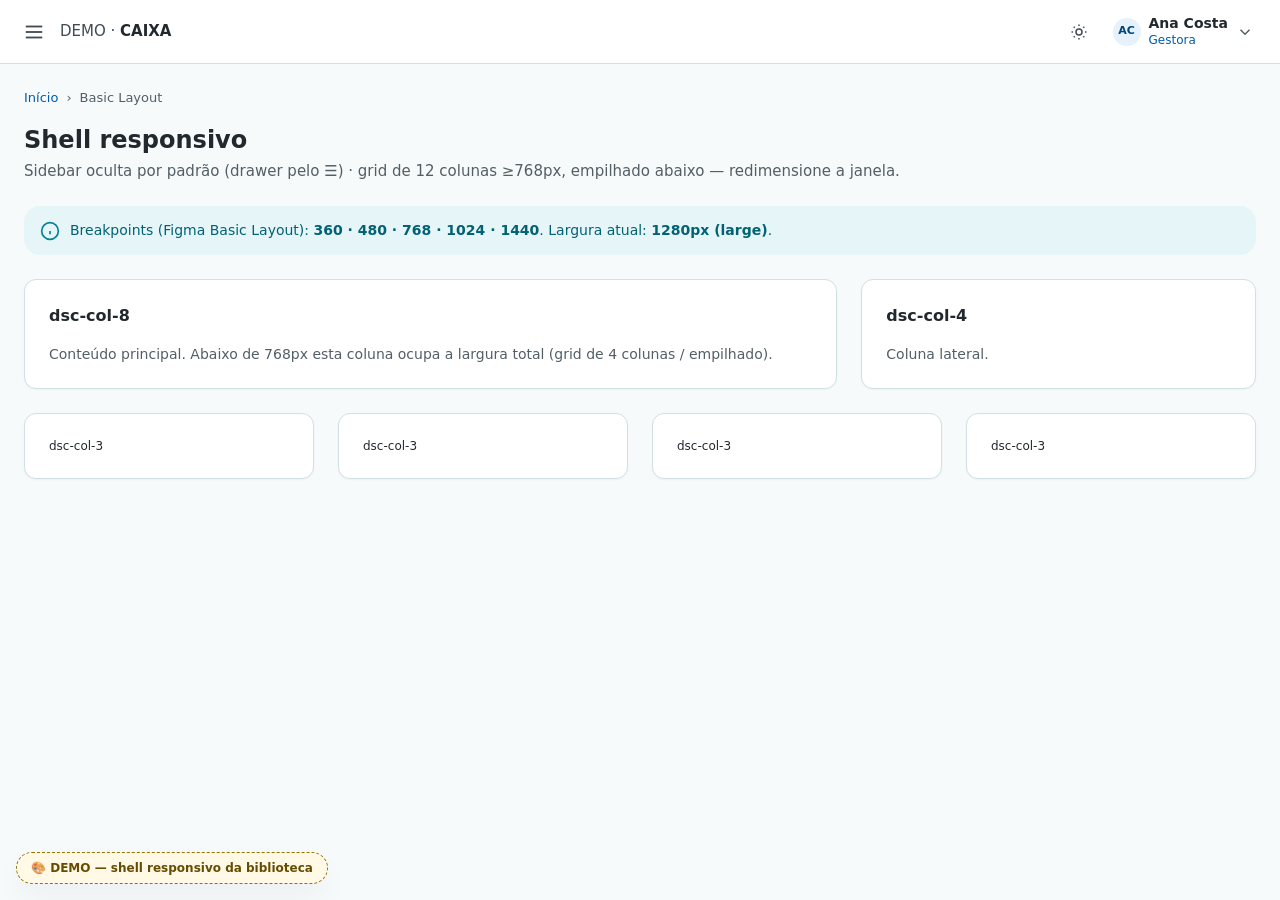
<file: engine/templates/prototypes/_biblioteca-ds/shell-responsive.html>
<!DOCTYPE html>
<html lang="pt-BR">
<head>
  <meta charset="UTF-8">
  <meta name="viewport" content="width=device-width, initial-scale=1.0">
  <title>Demo — shell responsivo (Basic Layout)</title>
  <link rel="stylesheet" href="ds.css">
</head>
<body>

  <div class="dsc-proto-badge">🎨 DEMO — shell responsivo da biblioteca</div>

  <!-- Sidebar oculta por padrão: abre como drawer pelo ☰ no header -->
  <div class="dsc-app">

    <aside class="dsc-sidebar">
      <div class="dsc-sidebar-backdrop" onclick="dscToggleMenu()"></div>
      <div class="dsc-sidebar-brand"><span class="dsc-brand-mark">C</span> Sistema</div>
      <ul class="dsc-menu">
        <li class="dsc-menu-section">Demonstração</li>
        <li><a class="dsc-menu-item is-active" href="#" onclick="dscToggleMenu();return false">Basic Layout</a></li>
        <li><a class="dsc-menu-item" href="index.html">Catálogo de componentes</a></li>
      </ul>
    </aside>

    <div class="dsc-shell-main">

      <header class="dsc-header">
        <div class="dsc-header-start">
          <button class="dsc-menu-toggle" aria-label="Abrir/fechar menu" onclick="dscToggleMenu()"><svg viewBox="0 0 24 24" fill="none" stroke="currentColor" stroke-width="2"><line x1="3" y1="6" x2="21" y2="6"/><line x1="3" y1="12" x2="21" y2="12"/><line x1="3" y1="18" x2="21" y2="18"/></svg></button>
          <span class="dsc-header-logo">DEMO · <strong>CAIXA</strong></span>
        </div>
        <div class="dsc-header-actions">
          <button class="dsc-icon-action" aria-label="Alternar tema" onclick="document.documentElement.classList.toggle('app-dark')"><svg viewBox="0 0 24 24" fill="none" stroke="currentColor" stroke-width="2"><circle cx="12" cy="12" r="4"/><path d="M12 2v2M12 20v2M4.93 4.93l1.41 1.41M17.66 17.66l1.41 1.41M2 12h2M20 12h2M6.34 17.66l-1.41 1.41M19.07 4.93l-1.41 1.41"/></svg></button>
          <button class="dsc-header-item">
            <span class="dsc-avatar dsc-avatar--sm">AC</span>
            <span class="dsc-hi-body"><span class="dsc-hi-title">Ana Costa</span><span class="dsc-hi-sub dsc-text-primary">Gestora</span></span>
            <svg class="dsc-hi-caret" width="18" height="18" viewBox="0 0 24 24" fill="none" stroke="currentColor" stroke-width="2"><polyline points="6 9 12 15 18 9"/></svg>
          </button>
        </div>
      </header>

      <main class="dsc-main">
        <nav class="dsc-breadcrumb"><a href="#">Início</a><span class="dsc-sep">›</span><span class="is-current">Basic Layout</span></nav>

        <div class="dsc-page-header">
          <h1 class="dsc-page-title">Shell responsivo</h1>
          <p class="dsc-page-subtitle">Sidebar oculta por padrão (drawer pelo ☰) · grid de 12 colunas ≥768px, empilhado abaixo — redimensione a janela.</p>
        </div>

        <div class="dsc-alert" role="status" style="margin-bottom:24px">
          <svg viewBox="0 0 24 24" fill="none" stroke="currentColor" stroke-width="2"><circle cx="12" cy="12" r="10"/><line x1="12" y1="16" x2="12" y2="12"/><line x1="12" y1="8" x2="12.01" y2="8"/></svg>
          <span>Breakpoints (Figma Basic Layout): <strong>360 · 480 · 768 · 1024 · 1440</strong>. Largura atual: <strong id="bp-width">…</strong>.</span>
        </div>

        <div class="dsc-row">
          <div class="dsc-col-8">
            <div class="dsc-card">
              <h2 class="dsc-card-title">dsc-col-8</h2>
              <p class="dsc-body-sm dsc-text-muted">Conteúdo principal. Abaixo de 768px esta coluna ocupa a largura total (grid de 4 colunas / empilhado).</p>
            </div>
          </div>
          <div class="dsc-col-4">
            <div class="dsc-card">
              <h2 class="dsc-card-title">dsc-col-4</h2>
              <p class="dsc-body-sm dsc-text-muted">Coluna lateral.</p>
            </div>
          </div>
          <div class="dsc-col-3"><div class="dsc-card"><p class="dsc-caption">dsc-col-3</p></div></div>
          <div class="dsc-col-3"><div class="dsc-card"><p class="dsc-caption">dsc-col-3</p></div></div>
          <div class="dsc-col-3"><div class="dsc-card"><p class="dsc-caption">dsc-col-3</p></div></div>
          <div class="dsc-col-3"><div class="dsc-card"><p class="dsc-caption">dsc-col-3</p></div></div>
        </div>

      </main>
    </div>
  </div>

  <script>
    // ☰: abre/fecha o drawer do menu (sidebar oculta por padrão)
    function dscToggleMenu() {
      document.querySelector('.dsc-app').classList.toggle('is-menu-open');
    }
    // Indicador de largura/breakpoint da demo
    function bp() {
      var w = window.innerWidth;
      var faixa = w >= 1440 ? 'extra large' : w >= 1024 ? 'large' : w >= 768 ? 'medium' : w >= 480 ? 'small' : 'extra small';
      document.getElementById('bp-width').textContent = w + 'px (' + faixa + ')';
    }
    window.addEventListener('resize', bp); bp();
  </script>
</body>
</html>
</file>
<file: docs/rastreabilidade/styles.css>
/* =========================================================================
   PROTÓTIPO — Rastreabilidade visual (estilo Confluence)
   Reusa os tokens de design do site docs/ (Dokumin-inspired).
   ========================================================================= */
:root {
  --font-sans: "Inter", -apple-system, BlinkMacSystemFont, "Segoe UI", Roboto, Helvetica, Arial, sans-serif;
  --font-mono: "JetBrains Mono", ui-monospace, SFMono-Regular, Menlo, Consolas, monospace;

  --brand-1: #4750e0; --brand-2: #2026be; --brand-3: #6e76ee;
  --primary: #2026be; --primary-strong: #191d94; --primary-soft: rgba(32, 38, 190, 0.12);

  --bg: #ffffff; --bg-elev: #ffffff; --bg-subtle: #f6f7f9; --bg-hover: #f1f2f5; --bg-active: #eef0ff;
  --sidebar-bg: #fbfbfc; --topbar-bg: rgba(255, 255, 255, 0.85);

  --text-strong: #14161c; --text: #3a3f4b; --text-muted: #8b909c; --text-faint: #aab0bb;
  --border: #ebedf1; --border-strong: #dfe2e8;

  --green: #16a34a; --green-soft: rgba(34, 197, 94, 0.13);
  --amber: #d97706; --amber-soft: rgba(245, 158, 11, 0.15);
  --red: #dc2626; --link: #2a33d4;

  /* paleta de tipos de nó */
  --t-produto: #191d94; --t-dominio: #2026be; --t-featureset: #6e76ee;
  --t-historia: #d97706; --t-repo: #475569;
  /* nível de código (Fase A) */
  --t-classe: #0e7490; --t-metodo: #0891b2;
  /* status de feature */
  --s-spec: #2563eb; --s-dev: #d97706; --s-impl: #16a34a; --s-revisao: #dc2626; --s-deprecado: #94a3b8;
  /* tipos de elo */
  --e-contem: #c2c7d2; --e-origina: #e0902a; --e-implementa: #16a34a; --e-integra: #8b5cf6;
  --e-declara: #9aa4b2; --e-chama: #0891b2;

  --radius-sm: 8px; --radius: 12px; --radius-lg: 16px;
  --shadow-sm: 0 1px 2px rgba(16,18,27,.05), 0 1px 3px rgba(16,18,27,.07);
  --shadow: 0 8px 24px rgba(16,18,27,.10);
  --topbar-h: 58px; --rail-w: 240px; --detail-w: 360px;
}
[data-theme="dark"] {
  --bg: #0d0e12; --bg-elev: #14161c; --bg-subtle: #131419; --bg-hover: #1b1d25; --bg-active: #1c1d35;
  --sidebar-bg: #0f1015; --topbar-bg: rgba(13,14,18,.85);
  --text-strong: #f1f2f5; --text: #c6cad3; --text-muted: #858b98; --text-faint: #5e6470;
  --border: #23262f; --border-strong: #2c303b;
  --primary: #6067e6; --primary-strong: #9197f4; --primary-soft: rgba(96,104,230,.22); --link: #98a0ff;
  --t-produto: #9197f4; --t-dominio: #6067e6; --t-featureset: #8b92f0; --t-repo: #94a3b8;
  --t-classe: #38bdf8; --t-metodo: #22d3ee;
  --e-contem: #3a3f4b; --e-declara: #454c59; --e-chama: #22d3ee;
  --shadow-sm: 0 1px 2px rgba(0,0,0,.4); --shadow: 0 10px 30px rgba(0,0,0,.5);
}

* , *::before, *::after { box-sizing: border-box; }
html, body { height: 100%; }
body {
  margin: 0; font-family: var(--font-sans); background: var(--bg); color: var(--text);
  font-size: 14px; line-height: 1.6; -webkit-font-smoothing: antialiased; overflow: hidden;
}
a { color: var(--link); text-decoration: none; }
a:hover { text-decoration: underline; }
button { font-family: inherit; cursor: pointer; }
code, .mono { font-family: var(--font-mono); }

.app { display: flex; flex-direction: column; height: 100vh; }

/* ---------- Topbar ---------- */
.topbar {
  height: var(--topbar-h); flex: 0 0 auto; display: flex; align-items: center; gap: 18px;
  padding: 0 16px; border-bottom: 1px solid var(--border);
  background: var(--topbar-bg); backdrop-filter: saturate(1.4) blur(8px); z-index: 5;
}
.topbar__brand { display: flex; align-items: center; gap: 10px; }
.brand-badge {
  width: 30px; height: 30px; border-radius: 9px; display: grid; place-items: center;
  background: linear-gradient(135deg, var(--brand-1), var(--brand-2)); color: #fff;
  font-weight: 800; font-size: 13px; letter-spacing: .3px;
}
.brand-text { display: flex; flex-direction: column; line-height: 1.15; }
.brand-text strong { color: var(--text-strong); font-size: 14px; }
.brand-sub { color: var(--text-muted); font-size: 11.5px; }
.pill {
  font-size: 10px; font-weight: 700; letter-spacing: .6px; padding: 3px 8px; border-radius: 999px;
}
.pill--proto { background: var(--amber-soft); color: var(--amber); }

.topbar__search {
  display: flex; align-items: center; gap: 8px; flex: 1; max-width: 460px;
  background: var(--bg-subtle); border: 1px solid var(--border); border-radius: 10px; padding: 7px 12px;
}
.topbar__search svg { width: 16px; height: 16px; color: var(--text-muted); flex: 0 0 auto; }
.topbar__search input {
  border: 0; background: transparent; outline: none; color: var(--text-strong);
  font-family: inherit; font-size: 13.5px; width: 100%;
}
.topbar__actions { display: flex; align-items: center; gap: 10px; margin-left: auto; }
.theme-switch { display: inline-flex; background: var(--bg-subtle); border: 1px solid var(--border); border-radius: 9px; padding: 2px; }
.theme-switch button { border: 0; background: transparent; color: var(--text-muted); padding: 5px 7px; border-radius: 7px; display: grid; place-items: center; }
.theme-switch button svg { width: 16px; height: 16px; }
.theme-switch button.is-active { background: var(--bg-elev); color: var(--primary); box-shadow: var(--shadow-sm); }
.btn { display: inline-flex; align-items: center; gap: 6px; border-radius: 9px; padding: 7px 12px; font-weight: 600; font-size: 13px; border: 1px solid var(--border-strong); color: var(--text); background: var(--bg-elev); }
.btn--ghost:hover { background: var(--bg-hover); text-decoration: none; }

/* ---------- Layout 3 colunas ---------- */
.layout { flex: 1; min-height: 0; display: grid; grid-template-columns: var(--rail-w) 1fr var(--detail-w); }

/* ---------- Rail (filtros/legenda) ---------- */
.rail {
  border-right: 1px solid var(--border); background: var(--sidebar-bg);
  padding: 16px 14px; overflow-y: auto; display: flex; flex-direction: column; gap: 20px;
}
.rail__title { font-size: 11px; font-weight: 700; letter-spacing: .7px; text-transform: uppercase; color: var(--text-muted); margin-bottom: 9px; }
.legend { list-style: none; margin: 0; padding: 0; display: flex; flex-direction: column; gap: 2px; }
.legend li {
  display: flex; align-items: center; gap: 9px; padding: 6px 8px; border-radius: 8px;
  font-size: 13px; color: var(--text); cursor: pointer; user-select: none;
}
.legend li:hover { background: var(--bg-hover); }
.legend li.is-off { opacity: .4; }
.legend li .count { margin-left: auto; font-size: 11.5px; color: var(--text-faint); font-variant-numeric: tabular-nums; }
.dot { width: 12px; height: 12px; border-radius: 50%; flex: 0 0 auto; border: 2px solid #fff2; box-shadow: 0 0 0 1px rgba(0,0,0,.08); }
.dot--sq { border-radius: 4px; }
.edge-key { width: 22px; height: 0; border-top-width: 3px; border-top-style: solid; flex: 0 0 auto; border-radius: 2px; }
.edge-key.dashed { border-top-style: dashed; }
.edge-key.dotted { border-top-style: dotted; border-top-width: 3px; }

.rail__stats { margin-top: auto; display: grid; grid-template-columns: 1fr 1fr; gap: 8px; }
.stat { background: var(--bg-elev); border: 1px solid var(--border); border-radius: 10px; padding: 9px 10px; }
.stat b { display: block; font-size: 18px; color: var(--text-strong); font-variant-numeric: tabular-nums; }
.stat span { font-size: 11px; color: var(--text-muted); }
.rail__hint { font-size: 11.5px; color: var(--text-muted); line-height: 1.7; border-top: 1px dashed var(--border-strong); padding-top: 12px; }

/* ---------- Canvas / SVG ---------- */
.canvas { position: relative; background:
    radial-gradient(circle at 1px 1px, var(--border) 1px, transparent 0) 0 0 / 26px 26px,
    var(--bg);
  overflow: hidden; }
.canvas__toolbar {
  position: absolute; top: 12px; left: 12px; right: 12px; z-index: 3;
  display: flex; align-items: center; gap: 8px; pointer-events: none;
}
.chip {
  pointer-events: auto; border: 1px solid var(--border-strong); background: var(--bg-elev); color: var(--text);
  border-radius: 999px; padding: 6px 12px; font-size: 12.5px; font-weight: 600; box-shadow: var(--shadow-sm);
}
.chip:hover { background: var(--bg-hover); }
.chip.is-active { background: var(--primary); border-color: var(--primary); color: #fff; }
.canvas__cap { pointer-events: none; margin-left: auto; font-size: 12px; color: var(--text-muted); background: var(--topbar-bg); padding: 4px 10px; border-radius: 999px; }
#graph { width: 100%; height: 100%; display: block; cursor: grab; }
#graph.grabbing { cursor: grabbing; }

/* nós e arestas */
.edge { stroke-linecap: round; fill: none; transition: opacity .18s, stroke-width .18s; }
.edge.kind-contem { stroke: var(--e-contem); stroke-width: 1.6; }
.edge.kind-origina { stroke: var(--e-origina); stroke-width: 2.2; }
.edge.kind-implementa { stroke: var(--e-implementa); stroke-width: 2; stroke-dasharray: 5 5; }
.edge.kind-integra { stroke: var(--e-integra); stroke-width: 2; stroke-dasharray: 2 5; }
.edge.kind-declara { stroke: var(--e-declara); stroke-width: 1.4; }
.edge.kind-chama { stroke: var(--e-chama); stroke-width: 1.8; marker-end: url(#arrowChama); }
.arrow-chama { fill: var(--e-chama); }
.edge.dim { opacity: .07; }
.edge.hot { opacity: 1; stroke-width: 3.4; }

.node { cursor: pointer; }
.node circle, .node rect { stroke: var(--bg); stroke-width: 2.5; transition: opacity .18s; }
.node text { font-family: var(--font-sans); font-size: 10px; font-weight: 600; fill: var(--text-strong); paint-order: stroke; stroke: var(--bg); stroke-width: 3.5px; pointer-events: none; }
.node .sub { font-size: 8px; font-weight: 500; fill: var(--text-muted); }
/* nível de código: rótulo em mono, como o dev lê */
.node.type-classe > text:not(.sub), .node.type-metodo > text:not(.sub) {
  font-family: var(--font-mono); font-weight: 500; font-size: 9px;
}
.node .expand-hint { fill: var(--primary); font-weight: 700; }
.node.dim { opacity: .18; }
.node.sel circle, .node.sel rect { stroke: var(--primary); stroke-width: 3.5; }
.node.hot circle, .node.hot rect { stroke-width: 3.5; }
.node .ring { fill: none; stroke: var(--primary); stroke-width: 2; opacity: 0; }
.node.sel .ring { opacity: .6; }

/* ---------- Detail panel ---------- */
.detail { border-left: 1px solid var(--border); background: var(--bg-elev); overflow-y: auto; }
.detail__empty { height: 100%; display: flex; flex-direction: column; align-items: center; justify-content: center; gap: 14px; text-align: center; padding: 40px 34px; color: var(--text-muted); }
/* o display:flex acima venceria o atributo [hidden] do user-agent */
.detail__empty[hidden] { display: none; }
.detail__empty svg { width: 40px; height: 40px; color: var(--text-faint); }
.detail__empty p { font-size: 13px; max-width: 240px; }

.detail__body { padding: 18px 18px 40px; }
.d-type { display: inline-flex; align-items: center; gap: 7px; font-size: 11px; font-weight: 700; letter-spacing: .5px; text-transform: uppercase; padding: 4px 9px; border-radius: 999px; }
.d-title { font-size: 19px; font-weight: 800; color: var(--text-strong); margin: 12px 0 2px; line-height: 1.25; }
.d-id { font-family: var(--font-mono); font-size: 12.5px; color: var(--text-muted); }
.d-desc { font-size: 13.5px; color: var(--text); margin: 12px 0 14px; }
.d-meta { display: flex; flex-wrap: wrap; gap: 7px; margin-bottom: 16px; }
.tag { font-size: 11.5px; padding: 3px 9px; border-radius: 999px; background: var(--bg-subtle); border: 1px solid var(--border); color: var(--text); }
.tag b { color: var(--text-strong); }
.status-badge { display: inline-flex; align-items: center; gap: 6px; font-size: 12px; font-weight: 600; padding: 4px 10px; border-radius: 999px; }
.status-badge .sd { width: 8px; height: 8px; border-radius: 50%; }

.d-actions { display: flex; gap: 8px; margin-bottom: 18px; }
.d-actions a { flex: 1; text-align: center; }

.rel-group { margin-top: 16px; }
.rel-head { display: flex; align-items: center; gap: 8px; font-size: 11px; font-weight: 700; letter-spacing: .5px; text-transform: uppercase; color: var(--text-muted); margin-bottom: 8px; }
.rel-head .n { margin-left: auto; background: var(--bg-subtle); border: 1px solid var(--border); border-radius: 999px; padding: 1px 8px; font-size: 11px; color: var(--text-muted); }
.rel-head.backlinks { color: var(--amber); }
.rel-list { display: flex; flex-direction: column; gap: 5px; }
.rel-item {
  display: flex; align-items: center; gap: 9px; padding: 8px 10px; border: 1px solid var(--border);
  border-radius: 10px; background: var(--bg); cursor: pointer; transition: background .12s, border-color .12s;
}
.rel-item:hover { background: var(--bg-hover); border-color: var(--border-strong); }
.rel-item .dot { width: 10px; height: 10px; }
.rel-item .ri-main { display: flex; flex-direction: column; min-width: 0; }
.rel-item .ri-label { font-size: 13px; color: var(--text-strong); font-weight: 600; white-space: nowrap; overflow: hidden; text-overflow: ellipsis; }
.rel-item .ri-id { font-family: var(--font-mono); font-size: 10.5px; color: var(--text-muted); }
.rel-item .ri-edge { margin-left: auto; font-size: 10px; font-weight: 700; letter-spacing: .4px; text-transform: uppercase; padding: 2px 7px; border-radius: 999px; flex: 0 0 auto; }
.ri-edge.kind-contem { background: var(--bg-subtle); color: var(--text-muted); }
.ri-edge.kind-origina { background: var(--amber-soft); color: var(--amber); }
.ri-edge.kind-implementa { background: var(--green-soft); color: var(--green); }
.ri-edge.kind-integra { background: rgba(139,92,246,.14); color: #8b5cf6; }
.rel-note { font-size: 11px; color: var(--text-muted); padding: 0 10px 2px; font-style: italic; }
.rel-empty { font-size: 12.5px; color: var(--text-faint); padding: 4px 2px; }

/* search results dropdown */
.search-pop {
  position: absolute; top: calc(var(--topbar-h) - 2px); left: 0; right: 0; z-index: 20;
  background: var(--bg-elev); border: 1px solid var(--border-strong); border-radius: 12px;
  box-shadow: var(--shadow); max-height: 320px; overflow-y: auto; padding: 6px;
}
.search-pop .rel-item { border-color: transparent; }

@media (max-width: 1100px) {
  .layout { grid-template-columns: 1fr; grid-template-rows: 1fr; }
  .rail, .detail { display: none; }
}
</file>
<file: prototype/traceability/styles.css>
/* =========================================================================
   PROTÓTIPO — Rastreabilidade visual (estilo Confluence)
   Reusa os tokens de design do site docs/ (Dokumin-inspired).
   ========================================================================= */
:root {
  --font-sans: "Inter", -apple-system, BlinkMacSystemFont, "Segoe UI", Roboto, Helvetica, Arial, sans-serif;
  --font-mono: "JetBrains Mono", ui-monospace, SFMono-Regular, Menlo, Consolas, monospace;

  --brand-1: #4750e0; --brand-2: #2026be; --brand-3: #6e76ee;
  --primary: #2026be; --primary-strong: #191d94; --primary-soft: rgba(32, 38, 190, 0.12);

  --bg: #ffffff; --bg-elev: #ffffff; --bg-subtle: #f6f7f9; --bg-hover: #f1f2f5; --bg-active: #eef0ff;
  --sidebar-bg: #fbfbfc; --topbar-bg: rgba(255, 255, 255, 0.85);

  --text-strong: #14161c; --text: #3a3f4b; --text-muted: #8b909c; --text-faint: #aab0bb;
  --border: #ebedf1; --border-strong: #dfe2e8;

  --green: #16a34a; --green-soft: rgba(34, 197, 94, 0.13);
  --amber: #d97706; --amber-soft: rgba(245, 158, 11, 0.15);
  --red: #dc2626; --link: #2a33d4;

  /* paleta de tipos de nó */
  --t-produto: #191d94; --t-dominio: #2026be; --t-featureset: #6e76ee;
  --t-historia: #d97706; --t-repo: #475569;
  /* status de feature */
  --s-spec: #2563eb; --s-dev: #d97706; --s-impl: #16a34a; --s-revisao: #dc2626; --s-deprecado: #94a3b8;
  /* tipos de elo */
  --e-contem: #c2c7d2; --e-origina: #e0902a; --e-implementa: #16a34a; --e-integra: #8b5cf6;

  --radius-sm: 8px; --radius: 12px; --radius-lg: 16px;
  --shadow-sm: 0 1px 2px rgba(16,18,27,.05), 0 1px 3px rgba(16,18,27,.07);
  --shadow: 0 8px 24px rgba(16,18,27,.10);
  --topbar-h: 58px; --rail-w: 240px; --detail-w: 360px;
}
[data-theme="dark"] {
  --bg: #0d0e12; --bg-elev: #14161c; --bg-subtle: #131419; --bg-hover: #1b1d25; --bg-active: #1c1d35;
  --sidebar-bg: #0f1015; --topbar-bg: rgba(13,14,18,.85);
  --text-strong: #f1f2f5; --text: #c6cad3; --text-muted: #858b98; --text-faint: #5e6470;
  --border: #23262f; --border-strong: #2c303b;
  --primary: #6067e6; --primary-strong: #9197f4; --primary-soft: rgba(96,104,230,.22); --link: #98a0ff;
  --t-produto: #9197f4; --t-dominio: #6067e6; --t-featureset: #8b92f0; --t-repo: #94a3b8;
  --e-contem: #3a3f4b;
  --shadow-sm: 0 1px 2px rgba(0,0,0,.4); --shadow: 0 10px 30px rgba(0,0,0,.5);
}

* , *::before, *::after { box-sizing: border-box; }
html, body { height: 100%; }
body {
  margin: 0; font-family: var(--font-sans); background: var(--bg); color: var(--text);
  font-size: 14px; line-height: 1.6; -webkit-font-smoothing: antialiased; overflow: hidden;
}
a { color: var(--link); text-decoration: none; }
a:hover { text-decoration: underline; }
button { font-family: inherit; cursor: pointer; }
code, .mono { font-family: var(--font-mono); }

.app { display: flex; flex-direction: column; height: 100vh; }

/* ---------- Topbar ---------- */
.topbar {
  height: var(--topbar-h); flex: 0 0 auto; display: flex; align-items: center; gap: 18px;
  padding: 0 16px; border-bottom: 1px solid var(--border);
  background: var(--topbar-bg); backdrop-filter: saturate(1.4) blur(8px); z-index: 5;
}
.topbar__brand { display: flex; align-items: center; gap: 10px; }
.brand-badge {
  width: 30px; height: 30px; border-radius: 9px; display: grid; place-items: center;
  background: linear-gradient(135deg, var(--brand-1), var(--brand-2)); color: #fff;
  font-weight: 800; font-size: 13px; letter-spacing: .3px;
}
.brand-text { display: flex; flex-direction: column; line-height: 1.15; }
.brand-text strong { color: var(--text-strong); font-size: 14px; }
.brand-sub { color: var(--text-muted); font-size: 11.5px; }
.pill {
  font-size: 10px; font-weight: 700; letter-spacing: .6px; padding: 3px 8px; border-radius: 999px;
}
.pill--proto { background: var(--amber-soft); color: var(--amber); }

.topbar__search {
  display: flex; align-items: center; gap: 8px; flex: 1; max-width: 460px;
  background: var(--bg-subtle); border: 1px solid var(--border); border-radius: 10px; padding: 7px 12px;
}
.topbar__search svg { width: 16px; height: 16px; color: var(--text-muted); flex: 0 0 auto; }
.topbar__search input {
  border: 0; background: transparent; outline: none; color: var(--text-strong);
  font-family: inherit; font-size: 13.5px; width: 100%;
}
.topbar__actions { display: flex; align-items: center; gap: 10px; margin-left: auto; }
.theme-switch { display: inline-flex; background: var(--bg-subtle); border: 1px solid var(--border); border-radius: 9px; padding: 2px; }
.theme-switch button { border: 0; background: transparent; color: var(--text-muted); padding: 5px 7px; border-radius: 7px; display: grid; place-items: center; }
.theme-switch button svg { width: 16px; height: 16px; }
.theme-switch button.is-active { background: var(--bg-elev); color: var(--primary); box-shadow: var(--shadow-sm); }
.btn { display: inline-flex; align-items: center; gap: 6px; border-radius: 9px; padding: 7px 12px; font-weight: 600; font-size: 13px; border: 1px solid var(--border-strong); color: var(--text); background: var(--bg-elev); }
.btn--ghost:hover { background: var(--bg-hover); text-decoration: none; }

/* ---------- Layout 3 colunas ---------- */
.layout { flex: 1; min-height: 0; display: grid; grid-template-columns: var(--rail-w) 1fr var(--detail-w); }

/* ---------- Rail (filtros/legenda) ---------- */
.rail {
  border-right: 1px solid var(--border); background: var(--sidebar-bg);
  padding: 16px 14px; overflow-y: auto; display: flex; flex-direction: column; gap: 20px;
}
.rail__title { font-size: 11px; font-weight: 700; letter-spacing: .7px; text-transform: uppercase; color: var(--text-muted); margin-bottom: 9px; }
.legend { list-style: none; margin: 0; padding: 0; display: flex; flex-direction: column; gap: 2px; }
.legend li {
  display: flex; align-items: center; gap: 9px; padding: 6px 8px; border-radius: 8px;
  font-size: 13px; color: var(--text); cursor: pointer; user-select: none;
}
.legend li:hover { background: var(--bg-hover); }
.legend li.is-off { opacity: .4; }
.legend li .count { margin-left: auto; font-size: 11.5px; color: var(--text-faint); font-variant-numeric: tabular-nums; }
.dot { width: 12px; height: 12px; border-radius: 50%; flex: 0 0 auto; border: 2px solid #fff2; box-shadow: 0 0 0 1px rgba(0,0,0,.08); }
.dot--sq { border-radius: 4px; }
.edge-key { width: 22px; height: 0; border-top-width: 3px; border-top-style: solid; flex: 0 0 auto; border-radius: 2px; }
.edge-key.dashed { border-top-style: dashed; }
.edge-key.dotted { border-top-style: dotted; border-top-width: 3px; }

.rail__stats { margin-top: auto; display: grid; grid-template-columns: 1fr 1fr; gap: 8px; }
.stat { background: var(--bg-elev); border: 1px solid var(--border); border-radius: 10px; padding: 9px 10px; }
.stat b { display: block; font-size: 18px; color: var(--text-strong); font-variant-numeric: tabular-nums; }
.stat span { font-size: 11px; color: var(--text-muted); }
.rail__hint { font-size: 11.5px; color: var(--text-muted); line-height: 1.7; border-top: 1px dashed var(--border-strong); padding-top: 12px; }

/* ---------- Canvas / SVG ---------- */
.canvas { position: relative; background:
    radial-gradient(circle at 1px 1px, var(--border) 1px, transparent 0) 0 0 / 26px 26px,
    var(--bg);
  overflow: hidden; }
.canvas__toolbar {
  position: absolute; top: 12px; left: 12px; right: 12px; z-index: 3;
  display: flex; align-items: center; gap: 8px; pointer-events: none;
}
.chip {
  pointer-events: auto; border: 1px solid var(--border-strong); background: var(--bg-elev); color: var(--text);
  border-radius: 999px; padding: 6px 12px; font-size: 12.5px; font-weight: 600; box-shadow: var(--shadow-sm);
}
.chip:hover { background: var(--bg-hover); }
.chip.is-active { background: var(--primary); border-color: var(--primary); color: #fff; }
.canvas__cap { pointer-events: none; margin-left: auto; font-size: 12px; color: var(--text-muted); background: var(--topbar-bg); padding: 4px 10px; border-radius: 999px; }
#graph { width: 100%; height: 100%; display: block; cursor: grab; }
#graph.grabbing { cursor: grabbing; }

/* nós e arestas */
.edge { stroke-linecap: round; fill: none; transition: opacity .18s, stroke-width .18s; }
.edge.kind-contem { stroke: var(--e-contem); stroke-width: 1.6; }
.edge.kind-origina { stroke: var(--e-origina); stroke-width: 2.2; }
.edge.kind-implementa { stroke: var(--e-implementa); stroke-width: 2; stroke-dasharray: 5 5; }
.edge.kind-integra { stroke: var(--e-integra); stroke-width: 2; stroke-dasharray: 2 5; }
.edge.dim { opacity: .07; }
.edge.hot { opacity: 1; stroke-width: 3.4; }

.node { cursor: pointer; }
.node circle, .node rect { stroke: var(--bg); stroke-width: 2.5; transition: opacity .18s; }
.node text { font-family: var(--font-sans); font-size: 10px; font-weight: 600; fill: var(--text-strong); paint-order: stroke; stroke: var(--bg); stroke-width: 3.5px; pointer-events: none; }
.node .sub { font-size: 8px; font-weight: 500; fill: var(--text-muted); }
.node.dim { opacity: .18; }
.node.sel circle, .node.sel rect { stroke: var(--primary); stroke-width: 3.5; }
.node.hot circle, .node.hot rect { stroke-width: 3.5; }
.node .ring { fill: none; stroke: var(--primary); stroke-width: 2; opacity: 0; }
.node.sel .ring { opacity: .6; }

/* ---------- Detail panel ---------- */
.detail { border-left: 1px solid var(--border); background: var(--bg-elev); overflow-y: auto; }
.detail__empty { height: 100%; display: flex; flex-direction: column; align-items: center; justify-content: center; gap: 14px; text-align: center; padding: 40px 34px; color: var(--text-muted); }
.detail__empty svg { width: 40px; height: 40px; color: var(--text-faint); }
.detail__empty p { font-size: 13px; max-width: 240px; }

.detail__body { padding: 18px 18px 40px; }
.d-type { display: inline-flex; align-items: center; gap: 7px; font-size: 11px; font-weight: 700; letter-spacing: .5px; text-transform: uppercase; padding: 4px 9px; border-radius: 999px; }
.d-title { font-size: 19px; font-weight: 800; color: var(--text-strong); margin: 12px 0 2px; line-height: 1.25; }
.d-id { font-family: var(--font-mono); font-size: 12.5px; color: var(--text-muted); }
.d-desc { font-size: 13.5px; color: var(--text); margin: 12px 0 14px; }
.d-meta { display: flex; flex-wrap: wrap; gap: 7px; margin-bottom: 16px; }
.tag { font-size: 11.5px; padding: 3px 9px; border-radius: 999px; background: var(--bg-subtle); border: 1px solid var(--border); color: var(--text); }
.tag b { color: var(--text-strong); }
.status-badge { display: inline-flex; align-items: center; gap: 6px; font-size: 12px; font-weight: 600; padding: 4px 10px; border-radius: 999px; }
.status-badge .sd { width: 8px; height: 8px; border-radius: 50%; }

.d-actions { display: flex; gap: 8px; margin-bottom: 18px; }
.d-actions a { flex: 1; text-align: center; }

.rel-group { margin-top: 16px; }
.rel-head { display: flex; align-items: center; gap: 8px; font-size: 11px; font-weight: 700; letter-spacing: .5px; text-transform: uppercase; color: var(--text-muted); margin-bottom: 8px; }
.rel-head .n { margin-left: auto; background: var(--bg-subtle); border: 1px solid var(--border); border-radius: 999px; padding: 1px 8px; font-size: 11px; color: var(--text-muted); }
.rel-head.backlinks { color: var(--amber); }
.rel-list { display: flex; flex-direction: column; gap: 5px; }
.rel-item {
  display: flex; align-items: center; gap: 9px; padding: 8px 10px; border: 1px solid var(--border);
  border-radius: 10px; background: var(--bg); cursor: pointer; transition: background .12s, border-color .12s;
}
.rel-item:hover { background: var(--bg-hover); border-color: var(--border-strong); }
.rel-item .dot { width: 10px; height: 10px; }
.rel-item .ri-main { display: flex; flex-direction: column; min-width: 0; }
.rel-item .ri-label { font-size: 13px; color: var(--text-strong); font-weight: 600; white-space: nowrap; overflow: hidden; text-overflow: ellipsis; }
.rel-item .ri-id { font-family: var(--font-mono); font-size: 10.5px; color: var(--text-muted); }
.rel-item .ri-edge { margin-left: auto; font-size: 10px; font-weight: 700; letter-spacing: .4px; text-transform: uppercase; padding: 2px 7px; border-radius: 999px; flex: 0 0 auto; }
.ri-edge.kind-contem { background: var(--bg-subtle); color: var(--text-muted); }
.ri-edge.kind-origina { background: var(--amber-soft); color: var(--amber); }
.ri-edge.kind-implementa { background: var(--green-soft); color: var(--green); }
.ri-edge.kind-integra { background: rgba(139,92,246,.14); color: #8b5cf6; }
.rel-note { font-size: 11px; color: var(--text-muted); padding: 0 10px 2px; font-style: italic; }
.rel-empty { font-size: 12.5px; color: var(--text-faint); padding: 4px 2px; }

/* search results dropdown */
.search-pop {
  position: absolute; top: calc(var(--topbar-h) - 2px); left: 0; right: 0; z-index: 20;
  background: var(--bg-elev); border: 1px solid var(--border-strong); border-radius: 12px;
  box-shadow: var(--shadow); max-height: 320px; overflow-y: auto; padding: 6px;
}
.search-pop .rel-item { border-color: transparent; }

@media (max-width: 1100px) {
  .layout { grid-template-columns: 1fr; grid-template-rows: 1fr; }
  .rail, .detail { display: none; }
}
</file>
<file: engine/templates/prototypes/_biblioteca-ds/ds.css>
/* ============================================================================
   ds.css — biblioteca de componentes para PROTÓTIPOS (CAIXA DS, classes .dsc-*)
   Consumida pelos protótipos gerados por PROMPT_PROTOTYPE_{FLOW,SCREEN}_{FULL,
   COMPONENT} e pela skill /prototype:
       <link rel="stylesheet" href="../../_biblioteca-ds/ds.css">
   Tokens em tokens.css (importado abaixo). Catálogo navegável em index.html.
   Tema escuro: classe `app-dark` na raiz. Shell responsivo: shell-responsive.html.
   ========================================================================== */
@import url("tokens.css");

/* ============================== Base ====================================== */
*, *::before, *::after { box-sizing: border-box; }

body {
  margin: 0;
  background: var(--dsc-bg-neutral-2);
  color: var(--dsc-content-neutral-5);
  font-family: var(--dsc-font-family-1);
  font-size: var(--dsc-font-size-micro);
  line-height: var(--dsc-line-height);
}

h1, h2, h3, h4, h5, h6, p, ul, ol, figure { margin: 0; }
img { max-width: 100%; display: block; }
a { color: var(--dsc-primary-90); text-decoration: none; }
a:hover { text-decoration: underline; }
button { font: inherit; color: inherit; }
svg { flex-shrink: 0; }

:is(a, button, input, select, textarea, [tabindex]):focus-visible {
  outline: none;
  box-shadow: var(--dsc-focus-ring);
}

/* ========================= Tipografia ===================================== */
.dsc-display        { font-size: 36px; line-height: 44px; font-weight: 400; }
.dsc-title,
.dsc-page-title     { font-size: 24px; line-height: 32px; font-weight: 600; }
.dsc-title-sm       { font-size: 20px; line-height: 28px; font-weight: 600; }
.dsc-body           { font-size: 16px; line-height: 24px; font-weight: 400; }
.dsc-body-sm        { font-size: 14px; line-height: 20px; font-weight: 400; }
.dsc-caption        { font-size: 12px; line-height: 16px; font-weight: 500; }
.dsc-text-muted     { color: var(--dsc-grayscale-90); }
.dsc-text-primary   { color: var(--dsc-primary-90); }
.dsc-req            { color: var(--dsc-danger-90); font-weight: 600; }

/* ===================== Shell da aplicação ================================= */
/* Layout default = extra large com sidebar OCULTA: o conteúdo ocupa a largura
   total e o menu abre como drawer sobreposto pelo ☰ (classe .is-menu-open no
   .dsc-app — toggle via dscToggleMenu(), ver README). Vale em qualquer
   largura, inclusive extra large.                                            */
.dsc-app { min-height: 100vh; }

.dsc-shell-main { min-height: 100vh; display: flex; flex-direction: column; }

/* --- Sidebar (drawer) --- */
.dsc-sidebar {
  position: fixed;
  top: 0; bottom: 0;
  left: calc(-1 * var(--dsc-sidebar-width) - 24px);
  width: var(--dsc-sidebar-width);
  background: var(--dsc-bg-neutral-1);
  border-right: var(--dsc-border-width-hairline) solid var(--dsc-border-neutral-3);
  padding: var(--dsc-spacing-tiny) var(--dsc-spacing-micro);
  display: flex; flex-direction: column; gap: var(--dsc-spacing-nano);
  visibility: hidden;
  transition: left 0.2s ease, visibility 0.2s;
  z-index: 120;
}
.dsc-app.is-menu-open .dsc-sidebar {
  left: 0;
  visibility: visible;
  box-shadow: var(--dsc-elevation-2);
}
/* Backdrop (primeiro filho do <aside>): escurece o resto e fecha ao clicar */
.dsc-sidebar-backdrop {
  position: fixed; inset: 0;
  background: rgba(16, 24, 32, 0.45);
  opacity: 0; pointer-events: none;
  transition: opacity 0.2s;
  z-index: -1;
}
.dsc-app.is-menu-open .dsc-sidebar-backdrop { opacity: 1; pointer-events: auto; }

.dsc-sidebar-brand {
  display: flex; align-items: center; gap: var(--dsc-spacing-nano);
  font-size: 16px; font-weight: 700;
  padding: var(--dsc-spacing-nano) var(--dsc-spacing-micro) var(--dsc-spacing-tiny);
}
.dsc-brand-mark {
  width: 28px; height: 28px;
  display: inline-grid; place-items: center;
  background: var(--dsc-primary-90); color: #fff;
  border-radius: var(--dsc-border-radius-small);
  font-size: 15px; font-weight: 700;
}

.dsc-menu { list-style: none; padding: 0; display: flex; flex-direction: column; gap: 2px; overflow-y: auto; }
.dsc-menu-section {
  font-size: 12px; font-weight: 600; letter-spacing: 0.02em;
  color: var(--dsc-grayscale-90); text-transform: uppercase;
  padding: var(--dsc-spacing-tiny) var(--dsc-spacing-micro) var(--dsc-spacing-quark);
}
.dsc-menu-item {
  display: block;
  padding: 10px var(--dsc-spacing-micro);
  border-radius: var(--dsc-border-radius-small);
  color: var(--dsc-content-neutral-4);
  font-size: 15px;
  transition: background var(--dsc-transition-duration), color var(--dsc-transition-duration);
}
.dsc-menu-item:hover { background: var(--dsc-bg-neutral-3); text-decoration: none; }
.dsc-menu-item.is-active {
  background: var(--dsc-bg-highlight-1);
  color: var(--dsc-primary-90);
  font-weight: 600;
}

/* --- Header --- */
.dsc-header {
  position: sticky; top: 0; z-index: 90;
  height: var(--dsc-header-height);
  display: flex; align-items: center; justify-content: space-between;
  gap: var(--dsc-spacing-tiny);
  padding: 0 var(--dsc-spacing-tiny);
  background: var(--dsc-bg-neutral-1);
  border-bottom: var(--dsc-border-width-hairline) solid var(--dsc-border-neutral-3);
}
.dsc-header-start, .dsc-header-actions { display: flex; align-items: center; gap: var(--dsc-spacing-nano); }
.dsc-header-logo { font-size: 15px; color: var(--dsc-content-neutral-4); white-space: nowrap; }
.dsc-header-logo strong { color: var(--dsc-content-neutral-5); font-weight: 700; }

.dsc-menu-toggle, .dsc-icon-action {
  display: inline-grid; place-items: center;
  width: 36px; height: 36px; padding: 0;
  background: transparent; border: 0;
  border-radius: var(--dsc-border-radius-pill);
  color: var(--dsc-content-neutral-4);
  cursor: pointer;
  transition: background var(--dsc-transition-duration);
}
.dsc-menu-toggle:hover, .dsc-icon-action:hover { background: var(--dsc-bg-neutral-3); }
.dsc-menu-toggle svg { width: 22px; height: 22px; }
.dsc-icon-action { width: 32px; height: 32px; }
.dsc-icon-action svg { width: 18px; height: 18px; }

.dsc-header-item {
  display: flex; align-items: center; gap: var(--dsc-spacing-nano);
  padding: 6px 10px;
  background: transparent; border: 0;
  border-radius: var(--dsc-border-radius-pill);
  cursor: pointer;
  transition: background var(--dsc-transition-duration);
}
.dsc-header-item:hover { background: var(--dsc-bg-neutral-3); }
.dsc-hi-body { display: flex; flex-direction: column; align-items: flex-start; line-height: 1.25; text-align: left; }
.dsc-hi-title { font-size: 14px; font-weight: 600; }
.dsc-hi-sub { font-size: 12px; }
.dsc-hi-caret { color: var(--dsc-grayscale-90); }

.dsc-avatar {
  width: 36px; height: 36px;
  display: inline-grid; place-items: center;
  background: var(--dsc-bg-highlight-1); color: var(--dsc-primary-110);
  border-radius: 50%;
  font-size: 13px; font-weight: 700;
  overflow: hidden;
}
.dsc-avatar--sm { width: 28px; height: 28px; font-size: 11px; }

/* --- Área de conteúdo --- */
.dsc-main { flex: 1; width: 100%; padding: var(--dsc-spacing-smaller); }
.dsc-main.is-narrow { max-width: 960px; margin: 0 auto; }

.dsc-page-header { margin-bottom: var(--dsc-spacing-smaller); }
.dsc-page-subtitle { font-size: 15px; color: var(--dsc-grayscale-90); margin-top: var(--dsc-spacing-quark); }

.dsc-breadcrumb {
  display: flex; align-items: center; flex-wrap: wrap; gap: var(--dsc-spacing-nano);
  font-size: 13px;
  margin-bottom: var(--dsc-spacing-tiny);
}
.dsc-breadcrumb .is-current { color: var(--dsc-grayscale-90); }
.dsc-sep { color: var(--dsc-grayscale-90); }

/* Protótipo sem shell (Storybook, iframe, doc técnica):
   <main class="dsc-component-only"> no lugar do bloco .dsc-app.              */
.dsc-component-only { display: block; max-width: 1100px; margin: 0 auto; padding: var(--dsc-spacing-smaller); }

/* ====================== Grid e utilitários ================================ */
/* 12 colunas ≥768px (gutter 24) · abaixo de 768px tudo empilha (gutter 16).  */
.dsc-row { display: grid; grid-template-columns: repeat(12, minmax(0, 1fr)); gap: var(--dsc-spacing-smaller); }
.dsc-col-1  { grid-column: span 1; }  .dsc-col-2  { grid-column: span 2; }
.dsc-col-3  { grid-column: span 3; }  .dsc-col-4  { grid-column: span 4; }
.dsc-col-5  { grid-column: span 5; }  .dsc-col-6  { grid-column: span 6; }
.dsc-col-7  { grid-column: span 7; }  .dsc-col-8  { grid-column: span 8; }
.dsc-col-9  { grid-column: span 9; }  .dsc-col-10 { grid-column: span 10; }
.dsc-col-11 { grid-column: span 11; } .dsc-col-12 { grid-column: span 12; }

.dsc-grid-2 { display: grid; grid-template-columns: repeat(2, minmax(0, 1fr)); gap: var(--dsc-spacing-tiny); }
.dsc-grid-3 { display: grid; grid-template-columns: repeat(3, minmax(0, 1fr)); gap: var(--dsc-spacing-tiny); }
.dsc-grid-4 { display: grid; grid-template-columns: repeat(4, minmax(0, 1fr)); gap: var(--dsc-spacing-tiny); }

.dsc-flex { display: flex; }
.dsc-items-center { align-items: center; }
.dsc-justify-between { justify-content: space-between; }
.dsc-gap-1 { gap: var(--dsc-spacing-nano); }
.dsc-gap-2 { gap: var(--dsc-spacing-tiny); }
.dsc-gap-3 { gap: var(--dsc-spacing-smaller); }

.dsc-divider { border: 0; border-top: var(--dsc-border-width-hairline) solid var(--dsc-border-neutral-3); margin: var(--dsc-spacing-smaller) 0; }

/* ============================== Card ====================================== */
.dsc-card {
  background: var(--dsc-bg-neutral-1);
  border: var(--dsc-border-width-hairline) solid var(--dsc-border-neutral-3);
  border-radius: var(--dsc-border-radius-medium);
  box-shadow: var(--dsc-elevation-1);
  padding: var(--dsc-spacing-smaller);
}
.dsc-card + .dsc-card { margin-top: var(--dsc-spacing-tiny); }
.dsc-card-title { font-size: 16px; font-weight: 600; margin-bottom: var(--dsc-spacing-tiny); }

/* ============================= Botões ===================================== */
/* Variantes: highlight (padrão) · --danger · --on-media. Tipos: sólido
   (padrão) · --outline · --chromeless. Tamanhos: 44px · --sm 32px.           */
.dsc-btn {
  display: inline-flex; align-items: center; justify-content: center; gap: var(--dsc-spacing-nano);
  height: 44px; padding: 0 20px;
  background: var(--dsc-primary-90); color: #fff;
  border: var(--dsc-border-width-hairline) solid transparent;
  border-radius: var(--dsc-border-radius-pill);
  font-size: 15px; font-weight: 600; white-space: nowrap;
  cursor: pointer; position: relative;
  transition: background var(--dsc-transition-duration), color var(--dsc-transition-duration), border-color var(--dsc-transition-duration);
}
.dsc-btn:hover { background: var(--dsc-primary-110); }
.dsc-btn svg { width: 18px; height: 18px; }

.dsc-btn--outline { background: transparent; color: var(--dsc-primary-90); border-color: var(--dsc-primary-90); }
.dsc-btn--outline:hover { background: var(--dsc-bg-highlight-1); }
.dsc-btn--chromeless { background: transparent; color: var(--dsc-primary-90); border-color: transparent; }
.dsc-btn--chromeless:hover { background: var(--dsc-bg-highlight-1); }

.dsc-btn--danger { background: var(--dsc-danger-90); color: #fff; }
.dsc-btn--danger:hover { background: var(--dsc-danger-on); }
.dsc-btn--danger.dsc-btn--outline { background: transparent; color: var(--dsc-danger-90); border-color: var(--dsc-danger-90); }
.dsc-btn--danger.dsc-btn--outline:hover { background: var(--dsc-danger-10); }
.dsc-btn--danger.dsc-btn--chromeless { background: transparent; color: var(--dsc-danger-90); border-color: transparent; }
.dsc-btn--danger.dsc-btn--chromeless:hover { background: var(--dsc-danger-10); }

.dsc-btn--on-media { background: rgba(255, 255, 255, 0.14); color: #fff; border-color: rgba(255, 255, 255, 0.7); }
.dsc-btn--on-media:hover { background: rgba(255, 255, 255, 0.26); }

.dsc-btn--sm { height: 32px; padding: 0 14px; font-size: 14px; }
.dsc-btn--sm svg { width: 16px; height: 16px; }
.dsc-btn--icon { width: 44px; padding: 0; }
.dsc-btn--icon.dsc-btn--sm { width: 32px; }

.dsc-btn:disabled, .dsc-btn[aria-disabled="true"] { opacity: 0.5; cursor: not-allowed; }
.dsc-btn.is-loading { color: transparent; pointer-events: none; }
.dsc-btn.is-loading::after {
  content: ""; position: absolute;
  width: 18px; height: 18px;
  border: 2px solid rgba(255, 255, 255, 0.4); border-top-color: #fff;
  border-radius: 50%;
  animation: dsc-spin 0.8s linear infinite;
}
.dsc-btn--outline.is-loading::after, .dsc-btn--chromeless.is-loading::after {
  border-color: var(--dsc-bg-highlight-1); border-top-color: var(--dsc-primary-90);
}

/* Segmented Button (grupo de toggle) */
.dsc-segmented {
  display: inline-flex;
  border: var(--dsc-border-width-hairline) solid var(--dsc-border-neutral-3);
  border-radius: var(--dsc-border-radius-pill);
  overflow: hidden;
  background: var(--dsc-bg-neutral-1);
}
.dsc-segmented > button {
  height: 36px; padding: 0 16px;
  background: transparent; border: 0;
  font-size: 14px; font-weight: 600; color: var(--dsc-content-neutral-4);
  cursor: pointer;
  transition: background var(--dsc-transition-duration), color var(--dsc-transition-duration);
}
.dsc-segmented > button:hover { background: var(--dsc-bg-neutral-3); }
.dsc-segmented > button.is-active { background: var(--dsc-primary-90); color: #fff; }

/* ============================ Formulários ================================= */
/* Label sempre ACIMA do campo; obrigatório com .dsc-req; erro com borda +
   .dsc-field-error abaixo (cor E texto — nunca só a cor).                    */
.dsc-field { display: flex; flex-direction: column; gap: 6px; margin: 0; min-width: 0; }
.dsc-field-label { font-size: 14px; font-weight: 600; }
.dsc-field-hint { font-size: 12px; color: var(--dsc-grayscale-90); }
.dsc-field-error {
  display: flex; align-items: center; gap: 6px;
  font-size: 12px; color: var(--dsc-danger-90);
}
.dsc-field-error svg { width: 14px; height: 14px; }

.dsc-input, .dsc-select {
  height: 44px; width: 100%; padding: 0 var(--dsc-spacing-tiny);
  background: var(--dsc-bg-neutral-1); color: var(--dsc-content-neutral-5);
  border: var(--dsc-border-width-hairline) solid var(--dsc-border-neutral-3);
  border-radius: var(--dsc-border-radius-pill);
  font-size: 15px; font-family: inherit;
  transition: border-color var(--dsc-transition-duration), box-shadow var(--dsc-transition-duration);
}
.dsc-textarea {
  width: 100%; min-height: 96px; padding: var(--dsc-spacing-micro) var(--dsc-spacing-tiny);
  background: var(--dsc-bg-neutral-1); color: var(--dsc-content-neutral-5);
  border: var(--dsc-border-width-hairline) solid var(--dsc-border-neutral-3);
  border-radius: var(--dsc-border-radius-medium);
  font-size: 15px; font-family: inherit; line-height: 1.5;
  resize: vertical;
}
.dsc-input::placeholder, .dsc-textarea::placeholder { color: var(--dsc-grayscale-90); }
.dsc-input:focus, .dsc-select:focus, .dsc-textarea:focus {
  outline: none; border-color: var(--dsc-primary-90); box-shadow: var(--dsc-focus-ring);
}
.dsc-input:disabled, .dsc-select:disabled, .dsc-textarea:disabled {
  background: var(--dsc-bg-neutral-3); opacity: 0.7; cursor: not-allowed;
}

.dsc-select {
  appearance: none;
  padding-right: 40px;
  background-image: url("data:image/svg+xml,%3Csvg xmlns='http://www.w3.org/2000/svg' width='18' height='18' viewBox='0 0 24 24' fill='none' stroke='%23525f66' stroke-width='2'%3E%3Cpolyline points='6 9 12 15 18 9'/%3E%3C/svg%3E");
  background-repeat: no-repeat;
  background-position: right 14px center;
}

/* Campo com ícone à esquerda / ação à direita (olho, calendário) */
.dsc-input-icon, .dsc-search, .dsc-field-action { position: relative; display: block; }
.dsc-input-icon > svg, .dsc-search > svg {
  position: absolute; left: 14px; top: 50%; transform: translateY(-50%);
  width: 18px; height: 18px; color: var(--dsc-grayscale-90); pointer-events: none;
}
.dsc-input-icon > .dsc-input, .dsc-search > .dsc-input { padding-left: 42px; }
.dsc-field-action > .dsc-input { padding-right: 46px; }
.dsc-field-action > button {
  position: absolute; right: 6px; top: 50%; transform: translateY(-50%);
  display: inline-grid; place-items: center;
  width: 32px; height: 32px; padding: 0;
  background: transparent; border: 0; border-radius: var(--dsc-border-radius-pill);
  color: var(--dsc-grayscale-90); cursor: pointer;
}
.dsc-field-action > button:hover { background: var(--dsc-bg-neutral-3); }

/* Estado de erro no campo */
.dsc-field.is-invalid .dsc-input,
.dsc-field.is-invalid .dsc-select,
.dsc-field.is-invalid .dsc-textarea { border-color: var(--dsc-danger-90); }

/* Seletores */
.dsc-check, .dsc-radio { width: 18px; height: 18px; accent-color: var(--dsc-primary-90); cursor: pointer; }
.dsc-slider { width: 100%; accent-color: var(--dsc-primary-90); }

.dsc-switch {
  position: relative; display: inline-block;
  width: 44px; height: 24px;
  background: var(--dsc-border-neutral-3);
  border-radius: var(--dsc-border-radius-pill);
  cursor: pointer;
  transition: background var(--dsc-transition-duration);
}
.dsc-switch::after {
  content: ""; position: absolute; top: 3px; left: 3px;
  width: 18px; height: 18px;
  background: #fff; border-radius: 50%;
  box-shadow: var(--dsc-elevation-1);
  transition: left var(--dsc-transition-duration);
}
.dsc-switch.is-on { background: var(--dsc-primary-90); }
.dsc-switch.is-on::after { left: 23px; }

.dsc-stepper {
  display: inline-flex; align-items: center;
  border: var(--dsc-border-width-hairline) solid var(--dsc-border-neutral-3);
  border-radius: var(--dsc-border-radius-pill);
  background: var(--dsc-bg-neutral-1);
  overflow: hidden;
}
.dsc-stepper > button {
  width: 40px; height: 40px; border: 0; background: transparent;
  font-size: 18px; color: var(--dsc-primary-90); cursor: pointer;
}
.dsc-stepper > button:hover { background: var(--dsc-bg-highlight-1); }
.dsc-stepper > span { min-width: 48px; text-align: center; font-weight: 600; }

/* Campos especializados (implementação básica — ver catálogo) */
.dsc-money, .dsc-account-select { position: relative; display: block; }
.dsc-money::before {
  content: "R$"; position: absolute; left: 16px; top: 50%; transform: translateY(-50%);
  font-size: 15px; color: var(--dsc-grayscale-90);
}
.dsc-money > .dsc-input { padding-left: 46px; font-family: var(--dsc-font-family-numeric); }
.dsc-pin { display: flex; gap: var(--dsc-spacing-nano); }
.dsc-pin > input {
  width: 48px; height: 56px; text-align: center;
  font-size: 22px; font-family: var(--dsc-font-family-numeric);
  border: var(--dsc-border-width-hairline) solid var(--dsc-border-neutral-3);
  border-radius: var(--dsc-border-radius-medium);
  background: var(--dsc-bg-neutral-1); color: inherit;
}
.dsc-pin > input:focus { outline: none; border-color: var(--dsc-primary-90); box-shadow: var(--dsc-focus-ring); }
.dsc-input-chips {
  display: flex; flex-wrap: wrap; gap: 6px; align-items: center;
  min-height: 44px; padding: 6px var(--dsc-spacing-micro);
  background: var(--dsc-bg-neutral-1);
  border: var(--dsc-border-width-hairline) solid var(--dsc-border-neutral-3);
  border-radius: var(--dsc-border-radius-pill);
}
.dsc-input-chips > input { border: 0; outline: none; background: transparent; font: inherit; flex: 1; min-width: 80px; color: inherit; }
.dsc-calendar {
  display: inline-block; padding: var(--dsc-spacing-tiny);
  background: var(--dsc-bg-neutral-1);
  border: var(--dsc-border-width-hairline) solid var(--dsc-border-neutral-3);
  border-radius: var(--dsc-border-radius-medium);
  box-shadow: var(--dsc-elevation-2);
}

/* ========================== Tabelas e listas ============================== */
.dsc-table-wrap {
  background: var(--dsc-bg-neutral-1);
  border: var(--dsc-border-width-hairline) solid var(--dsc-border-neutral-3);
  border-radius: var(--dsc-border-radius-medium);
  overflow: hidden;
}
.dsc-table-wrap > .dsc-table-scroller, .dsc-table-wrap { overflow-x: auto; }

.dsc-table { width: 100%; border-collapse: collapse; font-size: 14px; }
.dsc-table th {
  text-align: left; font-weight: 600;
  background: var(--dsc-bg-neutral-2); color: var(--dsc-content-neutral-5);
  padding: var(--dsc-spacing-micro) var(--dsc-spacing-tiny);
  border-bottom: var(--dsc-border-width-hairline) solid var(--dsc-border-neutral-3);
  white-space: nowrap;
}
.dsc-table td {
  padding: var(--dsc-spacing-micro) var(--dsc-spacing-tiny);
  border-top: var(--dsc-border-width-hairline) solid var(--dsc-border-neutral-3);
  vertical-align: middle;
}
.dsc-table tbody tr { transition: background var(--dsc-transition-duration); }
.dsc-table tbody tr:hover { background: var(--dsc-bg-neutral-3); }
.dsc-table tbody tr.is-selected { background: var(--dsc-bg-highlight-1); }
.dsc-table tfoot td { font-weight: 600; background: var(--dsc-bg-neutral-2); }
.dsc-table--dense th, .dsc-table--dense td { padding: var(--dsc-spacing-nano) var(--dsc-spacing-micro); }

.dsc-col-check { width: 44px; text-align: center; }
.dsc-col-actions { width: 1%; text-align: right; white-space: nowrap; }

.dsc-sortable { cursor: pointer; user-select: none; }
.dsc-sortable::after { content: "↕"; margin-left: 6px; opacity: 0.4; font-size: 12px; }
.dsc-sortable.is-sorted { color: var(--dsc-primary-90); }
.dsc-sortable.is-sorted::after { content: "↑"; opacity: 1; }

.dsc-num { text-align: right; font-family: var(--dsc-font-family-numeric); font-variant-numeric: tabular-nums; }
.dsc-cell-editable { border-bottom: 1px dashed var(--dsc-grayscale-90); cursor: text; }
.dsc-cell-editable:hover { background: var(--dsc-bg-highlight-1); border-radius: var(--dsc-border-radius-small); }

.dsc-table-toolbar {
  display: flex; align-items: center; justify-content: space-between; gap: var(--dsc-spacing-tiny);
  padding: var(--dsc-spacing-micro) var(--dsc-spacing-tiny);
  border-bottom: var(--dsc-border-width-hairline) solid var(--dsc-border-neutral-3);
}
.dsc-table-footer {
  display: flex; align-items: center; justify-content: space-between; gap: var(--dsc-spacing-tiny);
  padding: var(--dsc-spacing-micro) var(--dsc-spacing-tiny);
  border-top: var(--dsc-border-width-hairline) solid var(--dsc-border-neutral-3);
  font-size: 13px; color: var(--dsc-content-neutral-4);
}
.dsc-table-empty {
  padding: var(--dsc-spacing-medium) var(--dsc-spacing-smaller);
  text-align: center; color: var(--dsc-grayscale-90);
}

/* Ficha de leitura label-valor (visualização sem inputs disabled) */
.dsc-lv { display: flex; flex-direction: column; gap: 2px; padding: var(--dsc-spacing-quark) 0; }
.dsc-lv-label { font-size: 12px; font-weight: 500; color: var(--dsc-grayscale-90); }
.dsc-lv-value { font-size: 15px; }

/* ============================== Modais ==================================== */
.dsc-modal-mask {
  position: fixed; inset: 0; z-index: 200;
  display: flex; align-items: center; justify-content: center;
  padding: var(--dsc-spacing-smaller);
  background: rgba(16, 24, 32, 0.5);
}
.dsc-modal {
  display: flex; flex-direction: column;
  width: min(560px, 100%); max-height: 90vh;
  background: var(--dsc-bg-neutral-1);
  border-radius: var(--dsc-border-radius-medium);
  box-shadow: var(--dsc-elevation-2);
}
.dsc-modal-header {
  display: flex; align-items: center; justify-content: space-between; gap: var(--dsc-spacing-tiny);
  padding: var(--dsc-spacing-tiny) var(--dsc-spacing-smaller);
  border-bottom: var(--dsc-border-width-hairline) solid var(--dsc-border-neutral-3);
  font-size: 16px;
}
.dsc-modal-close {
  display: inline-grid; place-items: center;
  width: 32px; height: 32px; padding: 0;
  background: transparent; border: 0; border-radius: var(--dsc-border-radius-pill);
  color: var(--dsc-grayscale-90); font-size: 15px; cursor: pointer;
}
.dsc-modal-close:hover { background: var(--dsc-bg-neutral-3); }
.dsc-modal-body { padding: var(--dsc-spacing-smaller); overflow-y: auto; }
.dsc-modal-footer {
  display: flex; align-items: center; justify-content: flex-end; gap: var(--dsc-spacing-micro);
  padding: var(--dsc-spacing-tiny) var(--dsc-spacing-smaller);
  border-top: var(--dsc-border-width-hairline) solid var(--dsc-border-neutral-3);
}

/* ======================== Toasts / Notificações =========================== */
/* Canto superior direito; fundo escuro + ícone colorido por severidade.
   Sucesso/info somem em ~4–5s; erro fica (com fechar). Nunca alert().        */
.dsc-toast {
  display: flex; align-items: center; gap: 10px;
  max-width: 420px;
  padding: var(--dsc-spacing-micro) var(--dsc-spacing-tiny);
  background: var(--dsc-grayscale-130); color: #f9fafb;
  border-radius: var(--dsc-border-radius-medium);
  box-shadow: var(--dsc-elevation-2);
  font-size: 14px;
}
.dsc-toast svg { width: 20px; height: 20px; color: #7cd0e4; }
.dsc-toast--positive svg { color: #6fd388; }
.dsc-toast--danger svg { color: #f08a8a; }
.dsc-toast--warning svg { color: #e8c765; }
.dsc-toast .dsc-icon-action { color: #c6ced4; }
.dsc-toast .dsc-icon-action:hover { background: rgba(255, 255, 255, 0.12); }

/* ===================== Mensagens inline (Card Alert) ====================== */
/* Sem borda · raio 16 · fundo tonal · ícone na cor forte + texto escuro.     */
.dsc-alert {
  display: flex; align-items: flex-start; gap: 10px;
  padding: 14px var(--dsc-spacing-tiny);
  border-radius: var(--dsc-border-radius-large);
  background: var(--dsc-info-10); color: var(--dsc-info-on);
  font-size: 14px;
}
.dsc-alert svg { width: 20px; height: 20px; color: var(--dsc-info-90); margin-top: 1px; }
.dsc-alert--success { background: var(--dsc-success-10); color: var(--dsc-success-on); }
.dsc-alert--success svg { color: var(--dsc-success-90); }
.dsc-alert--warning { background: var(--dsc-warning-10); color: var(--dsc-warning-on); }
.dsc-alert--warning svg { color: var(--dsc-warning-90); }
.dsc-alert--danger { background: var(--dsc-danger-10); color: var(--dsc-danger-on); }
.dsc-alert--danger svg { color: var(--dsc-danger-90); }
.dsc-alert-cta { margin-top: var(--dsc-spacing-nano); }

/* ======================= Tags, badges e chips ============================= */
/* .dsc-tag (Badge Text): pílula sem borda nem dot, para status em tabelas.   */
.dsc-tag {
  display: inline-flex; align-items: center; gap: 6px;
  height: 24px; padding: 0 10px;
  border-radius: var(--dsc-border-radius-pill);
  background: var(--dsc-bg-neutral-3); color: var(--dsc-content-neutral-4);
  font-size: 12px; font-weight: 600; white-space: nowrap;
}
.dsc-tag--highlight { background: var(--dsc-bg-highlight-1); color: var(--dsc-primary-110); }
.dsc-tag--neutral   { background: var(--dsc-bg-neutral-3);   color: var(--dsc-content-neutral-4); }
.dsc-tag--success   { background: var(--dsc-success-10);     color: var(--dsc-success-on); }
.dsc-tag--warning   { background: var(--dsc-warning-10);     color: var(--dsc-warning-on); }
.dsc-tag--danger    { background: var(--dsc-danger-10);      color: var(--dsc-danger-on); }
.dsc-tag--sm { height: 20px; padding: 0 8px; font-size: 11px; }
.dsc-tag--lg { height: 28px; padding: 0 12px; font-size: 13px; }

.dsc-badge {
  display: inline-grid; place-items: center;
  min-width: 18px; height: 18px; padding: 0 5px;
  background: var(--dsc-danger-90); color: #fff;
  border-radius: var(--dsc-border-radius-pill);
  font-size: 11px; font-weight: 700; line-height: 1;
}
.dsc-badge--dot { min-width: 8px; width: 8px; height: 8px; padding: 0; }

.dsc-chip {
  display: inline-flex; align-items: center; gap: 6px;
  height: 28px; padding: 0 var(--dsc-spacing-micro);
  background: var(--dsc-bg-neutral-1);
  border: var(--dsc-border-width-hairline) solid var(--dsc-border-neutral-3);
  border-radius: var(--dsc-border-radius-pill);
  box-shadow: var(--dsc-elevation-1);
  font-size: 13px;
}
.dsc-chip > button {
  display: inline-grid; place-items: center;
  width: 16px; height: 16px; padding: 0;
  background: transparent; border: 0; border-radius: 50%;
  color: var(--dsc-grayscale-90); font-size: 12px; cursor: pointer;
}
.dsc-chip > button:hover { color: var(--dsc-danger-90); }

/* ===================== Estados obrigatórios de tela ======================= */
/* Loading: skeleton (nunca spinner genérico isolado); blocos na proporção
   do conteúdo real. Empty/erro: .dsc-state com ícone + título + ação.        */
.dsc-skeleton {
  display: block; min-height: 14px;
  border-radius: var(--dsc-border-radius-small);
  background: linear-gradient(90deg, var(--dsc-bg-neutral-3) 25%, var(--dsc-bg-neutral-2) 37%, var(--dsc-bg-neutral-3) 63%);
  background-size: 400px 100%;
  animation: dsc-shimmer 1.4s ease infinite;
}

.dsc-state {
  display: flex; flex-direction: column; align-items: center; gap: var(--dsc-spacing-nano);
  padding: var(--dsc-spacing-large) var(--dsc-spacing-smaller);
  text-align: center;
}
.dsc-state-icon { font-size: 44px; line-height: 1; color: var(--dsc-grayscale-90); }
.dsc-state-icon svg { width: 44px; height: 44px; }
.dsc-state-title { font-size: 18px; font-weight: 600; }
.dsc-state-text { font-size: 14px; color: var(--dsc-grayscale-90); max-width: 420px; }
.dsc-state .dsc-btn { margin-top: var(--dsc-spacing-nano); }

.dsc-spinner {
  display: inline-block; width: 20px; height: 20px;
  border: 3px solid var(--dsc-border-neutral-3); border-top-color: var(--dsc-primary-90);
  border-radius: 50%;
  animation: dsc-spin 0.8s linear infinite;
}

.dsc-progress {
  display: block; height: 8px; width: 100%;
  background: var(--dsc-bg-neutral-3);
  border-radius: var(--dsc-border-radius-pill);
  overflow: hidden;
}
.dsc-progress > span { display: block; height: 100%; background: var(--dsc-primary-90); border-radius: inherit; }

/* ================== Auxiliares de protótipo (não são do DS) =============== */
/* Telas de um flow.html: uma .dsc-screen visível por vez (showScreen()).     */
.dsc-screen { display: none; }
.dsc-screen.is-active { display: block; }

.dsc-proto-badge {
  position: fixed; left: var(--dsc-spacing-tiny); bottom: var(--dsc-spacing-tiny); z-index: 300;
  padding: 6px 14px;
  background: var(--dsc-warning-10); color: var(--dsc-warning-on);
  border: 1px dashed var(--dsc-warning-90);
  border-radius: var(--dsc-border-radius-pill);
  box-shadow: var(--dsc-elevation-2);
  font-size: 12px; font-weight: 600;
}

.dsc-proto-notes {
  margin-top: var(--dsc-spacing-smaller);
  padding: var(--dsc-spacing-tiny);
  background: var(--dsc-bg-neutral-2);
  border: 1px dashed var(--dsc-border-neutral-3);
  border-radius: var(--dsc-border-radius-medium);
  font-size: 13px; color: var(--dsc-content-neutral-4);
}
.dsc-proto-notes ul { margin: var(--dsc-spacing-nano) 0 0; padding-left: 18px; }

/* ========================= Responsividade ================================= */
/* Breakpoints (Figma Basic Layout): 360 · 480 · 768 · 1024 · 1440.
   <768px: grid vira empilhado (equivalente às 4 colunas), gutter 16.         */
@media (max-width: 767px) {
  .dsc-main { padding: var(--dsc-spacing-tiny); }
  .dsc-row { gap: var(--dsc-spacing-tiny); }
  .dsc-row > [class*="dsc-col-"] { grid-column: 1 / -1; }
  .dsc-grid-3, .dsc-grid-4 { grid-template-columns: repeat(2, minmax(0, 1fr)); }
  .dsc-header-logo { font-size: 13px; }
  .dsc-hi-sub { display: none; }
}
@media (max-width: 479px) {
  .dsc-grid-2, .dsc-grid-3, .dsc-grid-4 { grid-template-columns: 1fr; }
  .dsc-modal-mask { padding: var(--dsc-spacing-nano); }
}

/* ============================ Animações =================================== */
@keyframes dsc-spin { to { transform: rotate(360deg); } }
@keyframes dsc-shimmer {
  0% { background-position: -400px 0; }
  100% { background-position: 400px 0; }
}
</file>
